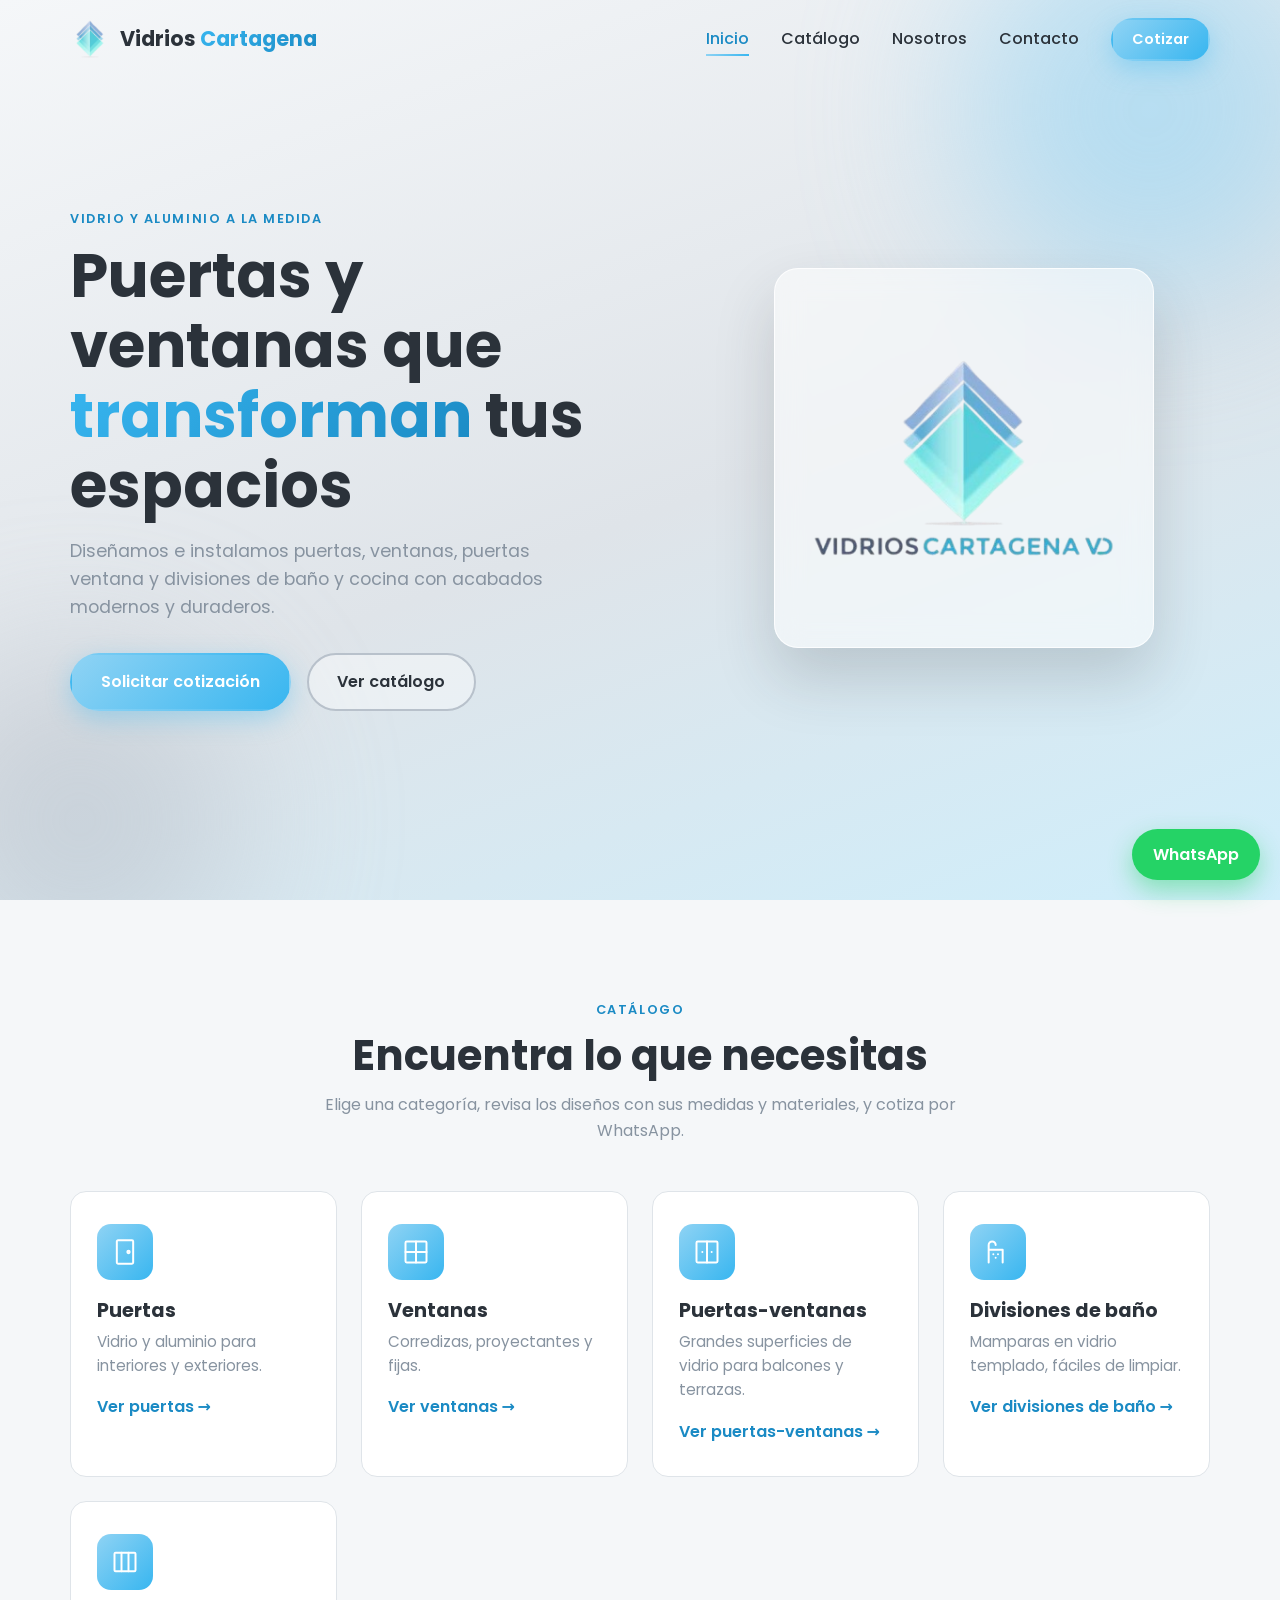
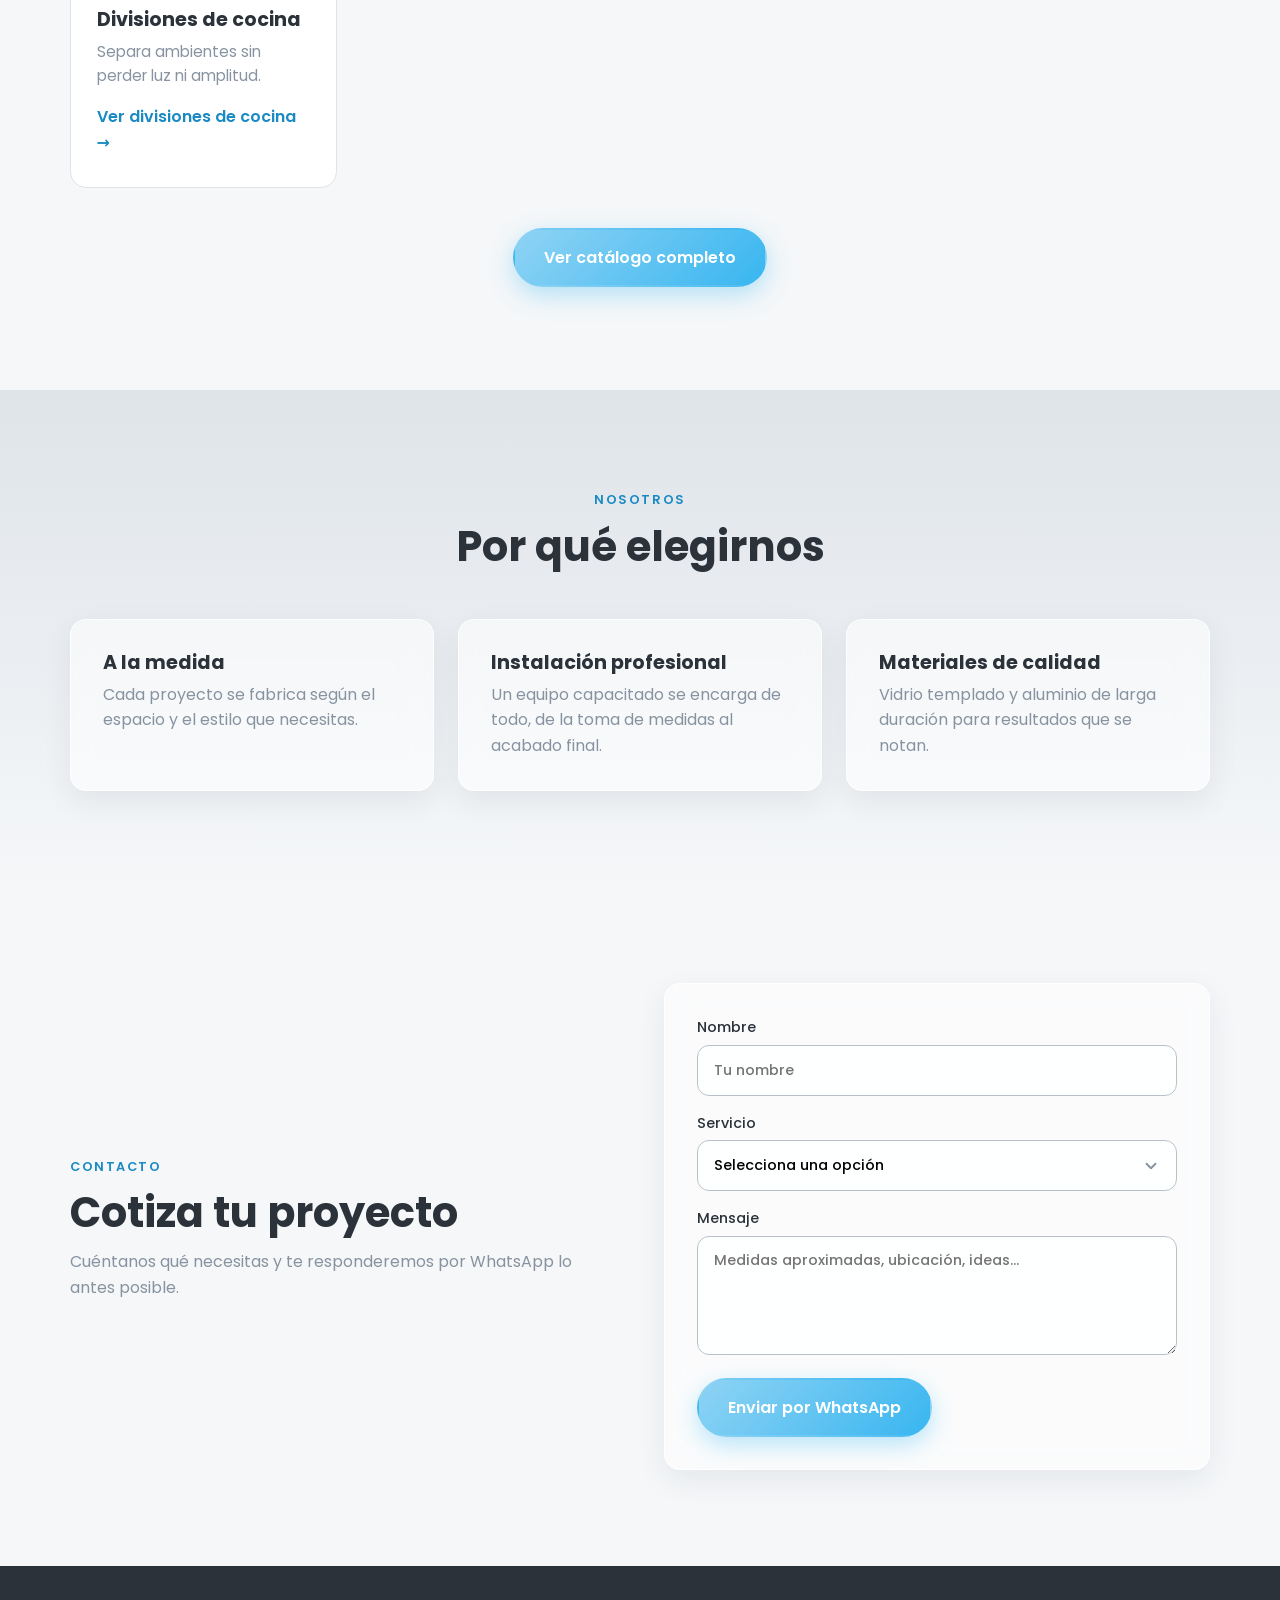
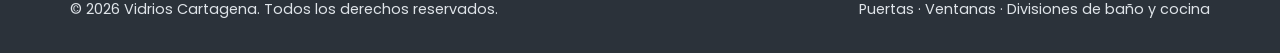
<file: index.html>
﻿<!DOCTYPE html>
<html lang="es">
<head>
  <meta charset="UTF-8">
  <meta name="viewport" content="width=device-width, initial-scale=1.0, viewport-fit=cover">
  <meta name="theme-color" content="#dfe4e9">
  <meta name="description" content="Vidrios Cartagena: puertas, ventanas, puertas ventana y divisiones de baño y cocina a la medida.">
  <title>Vidrios Cartagena | Puertas, ventanas y divisiones</title>
  <link rel="preconnect" href="https://fonts.googleapis.com">
  <link rel="preconnect" href="https://fonts.gstatic.com" crossorigin>
  <link href="https://fonts.googleapis.com/css2?family=Poppins:wght@400;500;600;700&display=swap" rel="stylesheet">
  <link rel="icon" type="image/png" href="assets/img/logo/favicon.png">
  <link rel="stylesheet" href="assets/css/main.css">
</head>
<body data-page="home">

  <div id="site-header"></div>

  <main>
    <section id="inicio" class="hero">
      <div class="blob blob-1"></div>
      <div class="blob blob-2"></div>
      <div class="container hero-inner">
        <div class="hero-text reveal">
          <span class="eyebrow">Vidrio y aluminio a la medida</span>
          <h1>Puertas y ventanas que <span class="gradient-text">transforman</span> tus espacios</h1>
          <p>Diseñamos e instalamos puertas, ventanas, puertas ventana y divisiones de baño y cocina con acabados modernos y duraderos.</p>
          <div class="hero-actions">
            <a href="#contacto" class="btn btn-primary">Solicitar cotización</a>
            <a href="catalogo.html" class="btn btn-ghost">Ver catálogo</a>
          </div>
        </div>
        <div class="hero-visual reveal" data-delay="150">
          <div class="pane pane-logo"><img src="assets/img/logo/logo.png" alt="Logo de Vidrios Cartagena" width="334" height="224"></div>
        </div>
      </div>
    </section>

    <section id="categorias">
      <div class="container">
        <div class="section-head reveal">
          <span class="eyebrow">Catálogo</span>
          <h2>Encuentra lo que necesitas</h2>
          <p>Elige una categoría, revisa los diseños con sus medidas y materiales, y cotiza por WhatsApp.</p>
        </div>
        <div class="cards">
          <a class="card reveal" href="catalogo.html?cat=puertas">
            <div class="icon"><svg viewBox="0 0 24 24"><rect x="5" y="2" width="14" height="20" rx="1"/><circle cx="15" cy="12" r="1"/></svg></div>
            <h3>Puertas</h3>
            <p>Vidrio y aluminio para interiores y exteriores.</p>
            <span class="card-link">Ver puertas →</span>
          </a>
          <a class="card reveal" data-delay="100" href="catalogo.html?cat=ventanas">
            <div class="icon"><svg viewBox="0 0 24 24"><rect x="3" y="3" width="18" height="18" rx="1"/><path d="M12 3v18M3 12h18"/></svg></div>
            <h3>Ventanas</h3>
            <p>Corredizas, proyectantes y fijas.</p>
            <span class="card-link">Ver ventanas →</span>
          </a>
          <a class="card reveal" data-delay="200" href="catalogo.html?cat=puertas-ventanas">
            <div class="icon"><svg viewBox="0 0 24 24"><rect x="3" y="3" width="18" height="18" rx="1"/><path d="M12 3v18M8 12h.01M16 12h.01"/></svg></div>
            <h3>Puertas-ventanas</h3>
            <p>Grandes superficies de vidrio para balcones y terrazas.</p>
            <span class="card-link">Ver puertas-ventanas →</span>
          </a>
          <a class="card reveal" data-delay="300" href="catalogo.html?cat=divisiones-bano">
            <div class="icon"><svg viewBox="0 0 24 24"><path d="M4 21V6a3 3 0 0 1 6 0M4 10h12v11M8 14v.01M12 14v.01M10 17v.01"/></svg></div>
            <h3>Divisiones de baño</h3>
            <p>Mamparas en vidrio templado, fáciles de limpiar.</p>
            <span class="card-link">Ver divisiones de baño →</span>
          </a>
          <a class="card reveal" data-delay="400" href="catalogo.html?cat=divisiones-cocina">
            <div class="icon"><svg viewBox="0 0 24 24"><rect x="3" y="4" width="18" height="16" rx="1"/><path d="M9 4v16M15 4v16"/></svg></div>
            <h3>Divisiones de cocina</h3>
            <p>Separa ambientes sin perder luz ni amplitud.</p>
            <span class="card-link">Ver divisiones de cocina →</span>
          </a>
        </div>
        <div class="center-cta reveal">
          <a href="catalogo.html" class="btn btn-primary">Ver catálogo completo</a>
        </div>
      </div>
    </section>

    <section id="nosotros" class="about">
      <div class="container">
        <div class="section-head reveal">
          <span class="eyebrow">Nosotros</span>
          <h2>Por qué elegirnos</h2>
        </div>
        <div class="features">
          <div class="glass-box reveal"><h3>A la medida</h3><p>Cada proyecto se fabrica según el espacio y el estilo que necesitas.</p></div>
          <div class="glass-box reveal" data-delay="100"><h3>Instalación profesional</h3><p>Un equipo capacitado se encarga de todo, de la toma de medidas al acabado final.</p></div>
          <div class="glass-box reveal" data-delay="200"><h3>Materiales de calidad</h3><p>Vidrio templado y aluminio de larga duración para resultados que se notan.</p></div>
        </div>
      </div>
    </section>

    <section id="contacto">
      <div class="container contact-grid">
        <div class="reveal">
          <span class="eyebrow">Contacto</span>
          <h2>Cotiza tu proyecto</h2>
          <p class="muted">Cuéntanos qué necesitas y te responderemos por WhatsApp lo antes posible.</p>
        </div>
        <form id="form-contacto" class="glass-box reveal" data-delay="150">
          <label>Nombre<input type="text" name="nombre" required placeholder="Tu nombre"></label>
          <label>Servicio
            <select name="servicio" required>
              <option value="">Selecciona una opción</option>
              <option>Puertas</option>
              <option>Ventanas</option>
              <option>Puertas ventana</option>
              <option>División de baño</option>
              <option>División de cocina</option>
            </select>
          </label>
          <label>Mensaje<textarea name="mensaje" rows="4" placeholder="Medidas aproximadas, ubicación, ideas..."></textarea></label>
          <button type="submit" class="btn btn-primary">Enviar por WhatsApp</button>
        </form>
      </div>
    </section>
  </main>

  <div id="site-footer"></div>

  <a href="https://wa.me/573000000000" class="wa-float" target="_blank" rel="noopener" aria-label="Escríbenos por WhatsApp">WhatsApp</a>

  <script src="assets/js/main.js" type="module"></script>
</body>
</html>
</file>
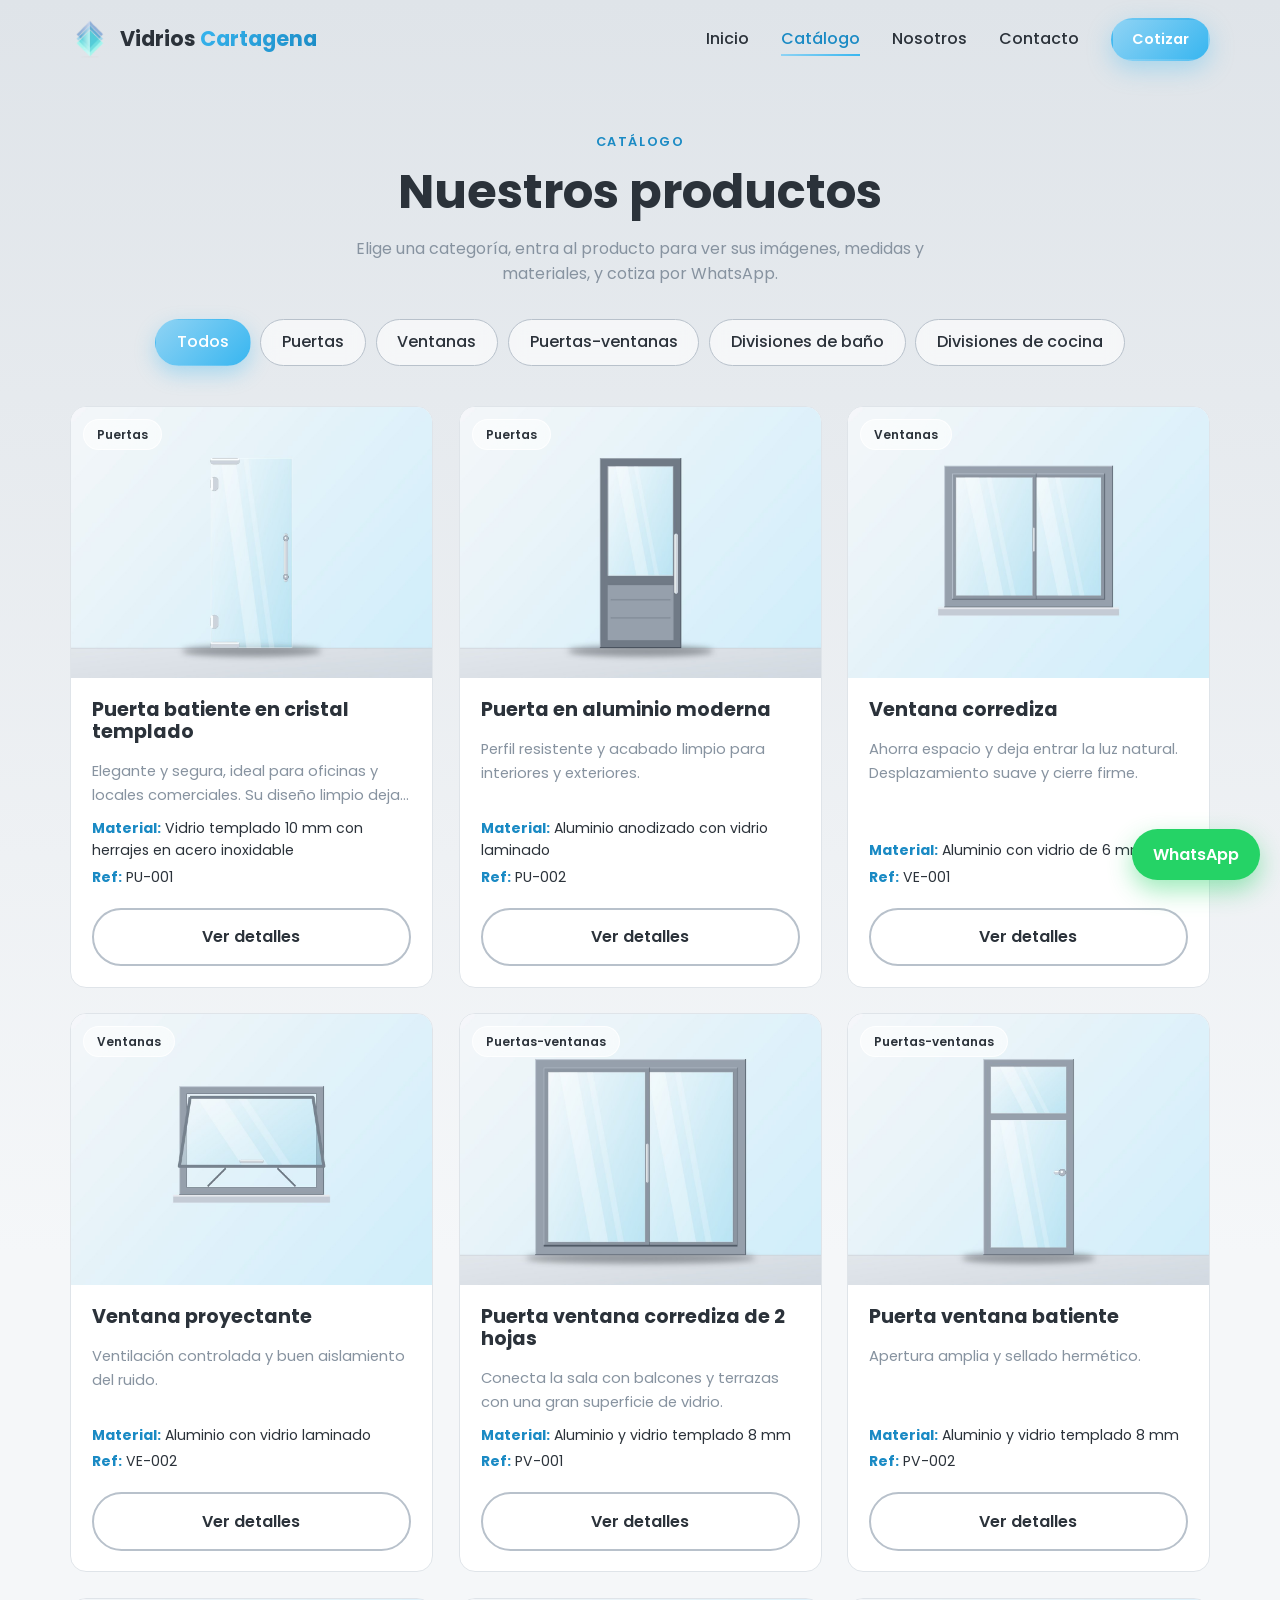
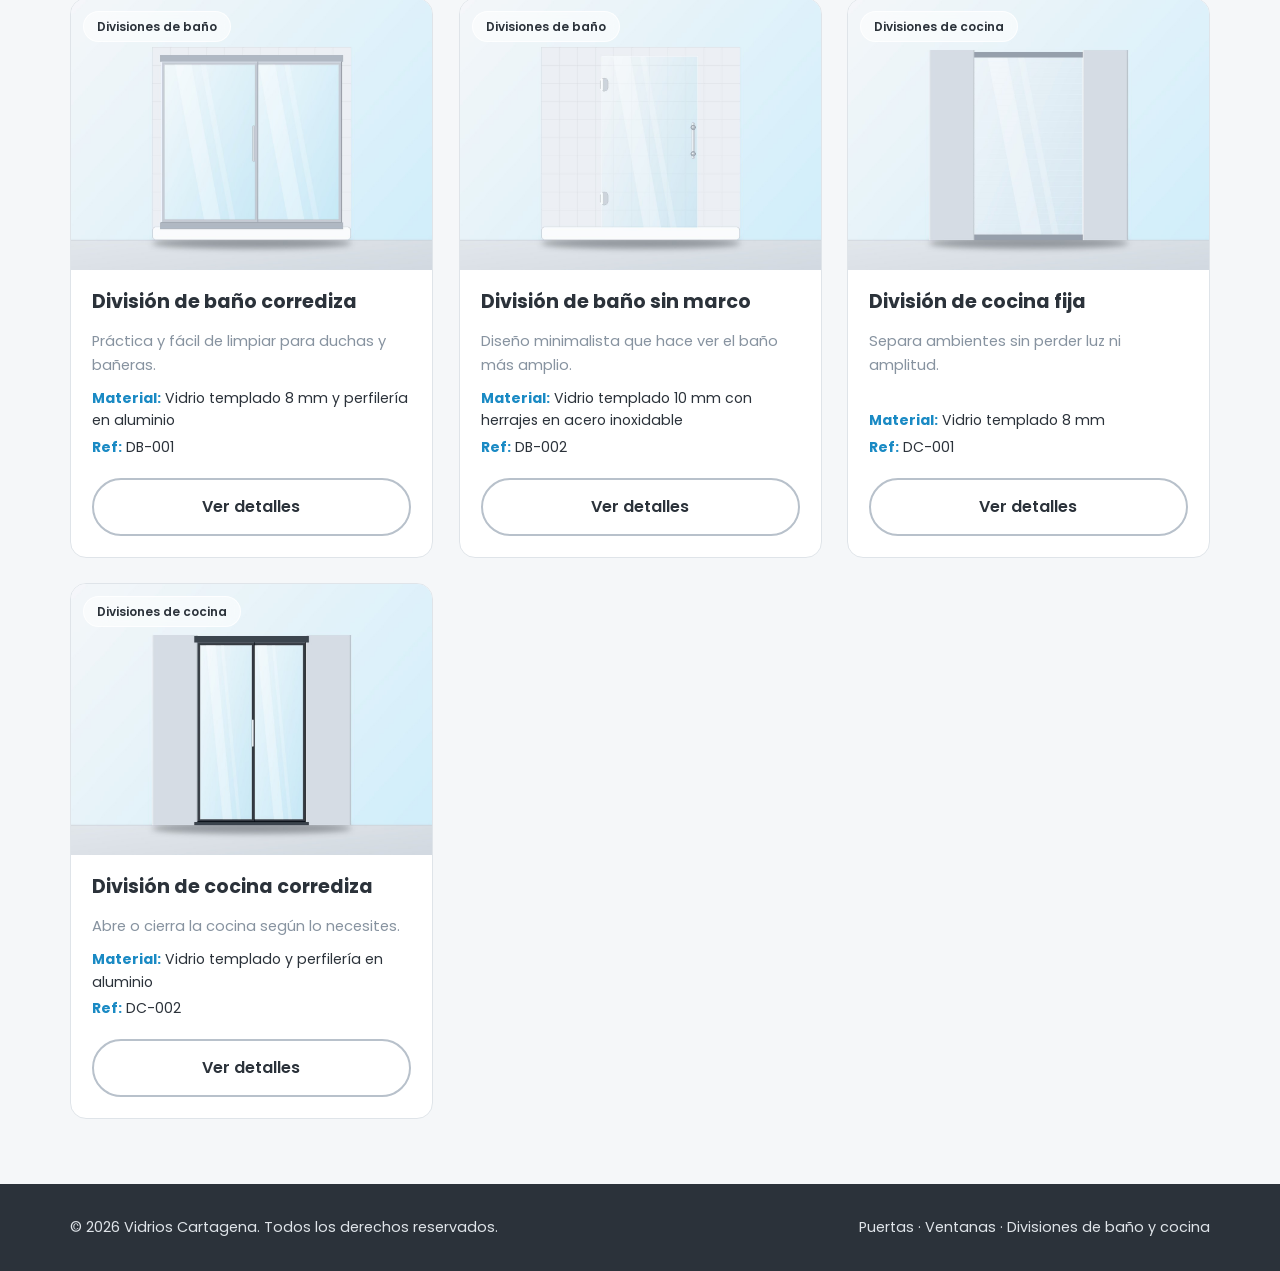
<file: catalogo.html>
﻿<!DOCTYPE html>
<html lang="es">
<head>
  <meta charset="UTF-8">
  <meta name="viewport" content="width=device-width, initial-scale=1.0, viewport-fit=cover">
  <meta name="theme-color" content="#dfe4e9">
  <meta name="description" content="Catálogo de puertas, ventanas, puertas ventana y divisiones de baño y cocina de Vidrios Cartagena.">
  <title>Catálogo | Vidrios Cartagena</title>
  <link rel="icon" type="image/png" href="assets/img/logo/favicon.png">
  <link rel="preconnect" href="https://fonts.googleapis.com">
  <link rel="preconnect" href="https://fonts.gstatic.com" crossorigin>
  <link href="https://fonts.googleapis.com/css2?family=Poppins:wght@400;500;600;700&display=swap" rel="stylesheet">
  <link rel="stylesheet" href="assets/css/main.css">
</head>
<body data-page="catalogo">
  <div id="site-header"></div>

  <main>
    <section class="page-top">
      <div class="container">
        <div class="section-head">
          <span class="eyebrow">Catálogo</span>
          <h1>Nuestros productos</h1>
          <p>Elige una categoría, entra al producto para ver sus imágenes, medidas y materiales, y cotiza por WhatsApp.</p>
        </div>
        <div class="filters" id="filtros" role="group" aria-label="Categorías"></div>
        <div class="products" id="productos"></div>
        <p class="empty" id="sin-resultados" hidden>Pronto agregaremos productos en esta categoría.</p>
      </div>
    </section>
  </main>

  <div id="site-footer"></div>
  <script src="assets/js/main.js" type="module"></script>
</body>
</html>
</file>
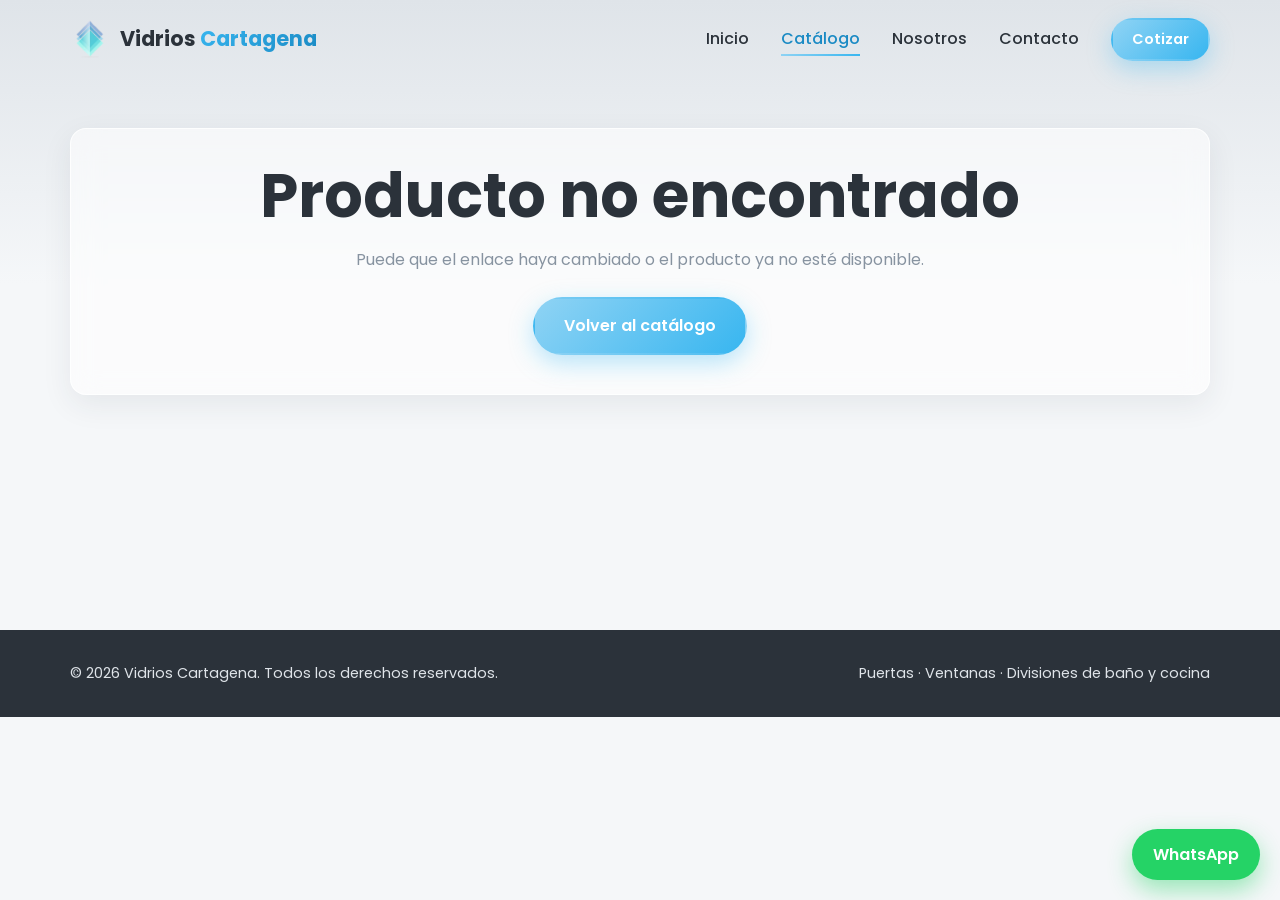
<file: producto.html>
﻿<!DOCTYPE html>
<html lang="es">
<head>
  <meta charset="UTF-8">
  <meta name="viewport" content="width=device-width, initial-scale=1.0, viewport-fit=cover">
  <meta name="theme-color" content="#dfe4e9">
  <meta name="description" content="Detalle del producto: imágenes, medidas, materiales y cotización por WhatsApp.">
  <title>Producto | Vidrios Cartagena</title>
  <link rel="icon" type="image/png" href="assets/img/logo/favicon.png">
  <link rel="preconnect" href="https://fonts.googleapis.com">
  <link rel="preconnect" href="https://fonts.gstatic.com" crossorigin>
  <link href="https://fonts.googleapis.com/css2?family=Poppins:wght@400;500;600;700&display=swap" rel="stylesheet">
  <link rel="stylesheet" href="assets/css/main.css">
</head>
<body data-page="producto">
  <div id="site-header"></div>

  <main>
    <section class="page-top">
      <div class="container" id="producto"></div>
    </section>
  </main>

  <div id="site-footer"></div>
  <script src="assets/js/main.js" type="module"></script>
</body>
</html>
</file>
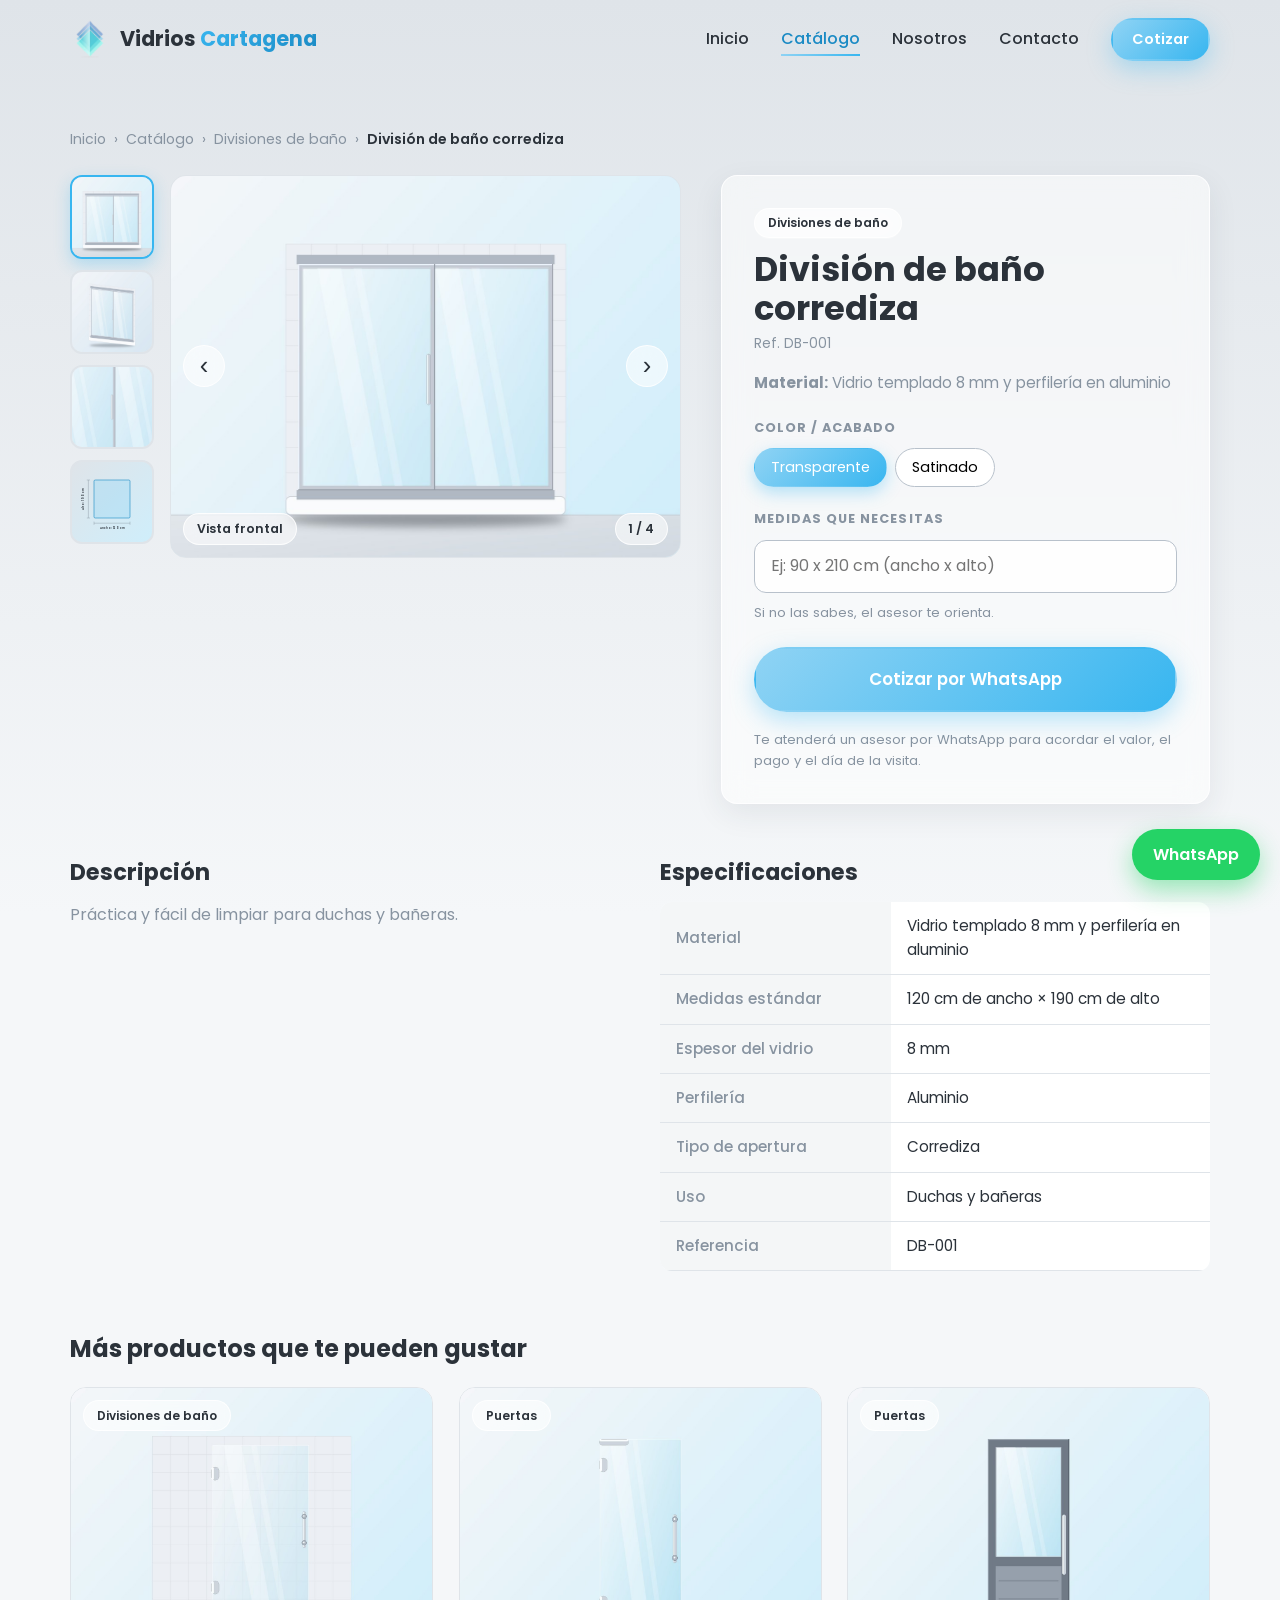
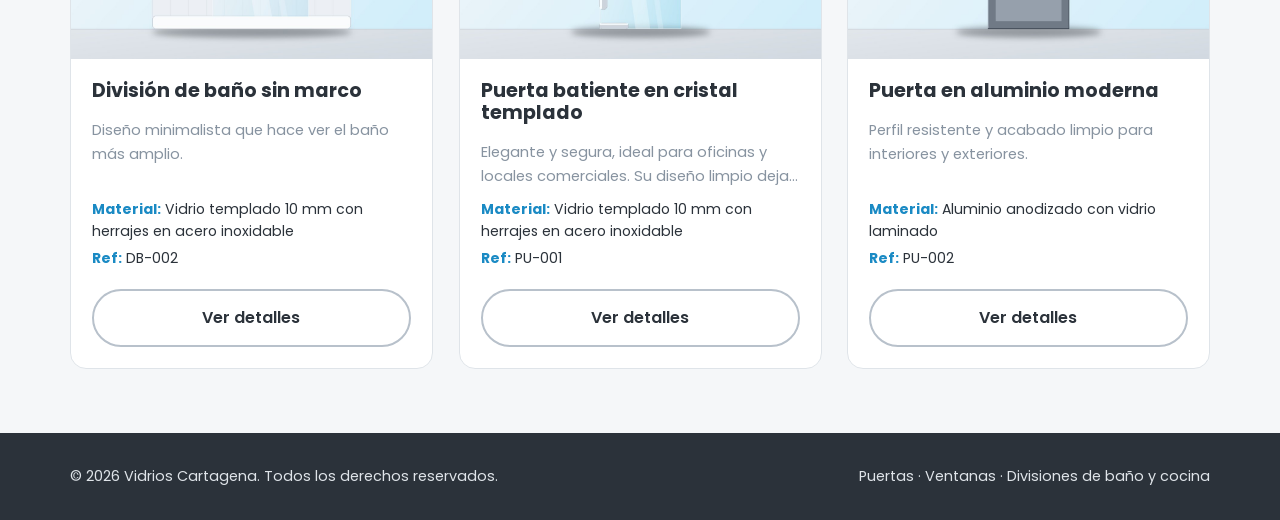
<file: p/DB-001.html>
<!DOCTYPE html>
<html lang="es">
<head>
  <meta charset="UTF-8">
  <meta name="viewport" content="width=device-width, initial-scale=1.0">
  <title>Divisi&#243;n de ba&#241;o corrediza | Vidrios Cartagena</title>
  <meta name="description" content="Vidrio templado 8 mm y perfiler&#237;a en aluminio &#183; Medidas: 120 cm x 190 cm &#183; Ref. DB-001">
  <link rel="canonical" href="https://TU-PROYECTO.pages.dev/p/DB-001.html">
  <link rel="icon" type="image/png" href="../assets/img/logo/favicon.png">

  <meta property="og:type" content="website">
  <meta property="og:site_name" content="Vidrios Cartagena">
  <meta property="og:locale" content="es_CO">
  <meta property="og:title" content="Divisi&#243;n de ba&#241;o corrediza | Vidrios Cartagena">
  <meta property="og:description" content="Vidrio templado 8 mm y perfiler&#237;a en aluminio &#183; Medidas: 120 cm x 190 cm &#183; Ref. DB-001">
  <meta property="og:url" content="https://TU-PROYECTO.pages.dev/p/DB-001.html">
  <meta property="og:image" content="https://TU-PROYECTO.pages.dev/assets/img/productos/db-001-frente.jpg">
  <meta property="og:image:alt" content="Divisi&#243;n de ba&#241;o corrediza">
  <meta name="twitter:card" content="summary_large_image">

  <script>location.replace("../producto.html?id=DB-001");</script>
</head>
<body>
  <p>Abriendo el producto… <a href="../producto.html?id=DB-001">Ver Divisi&#243;n de ba&#241;o corrediza</a></p>
</body>
</html>
</file>
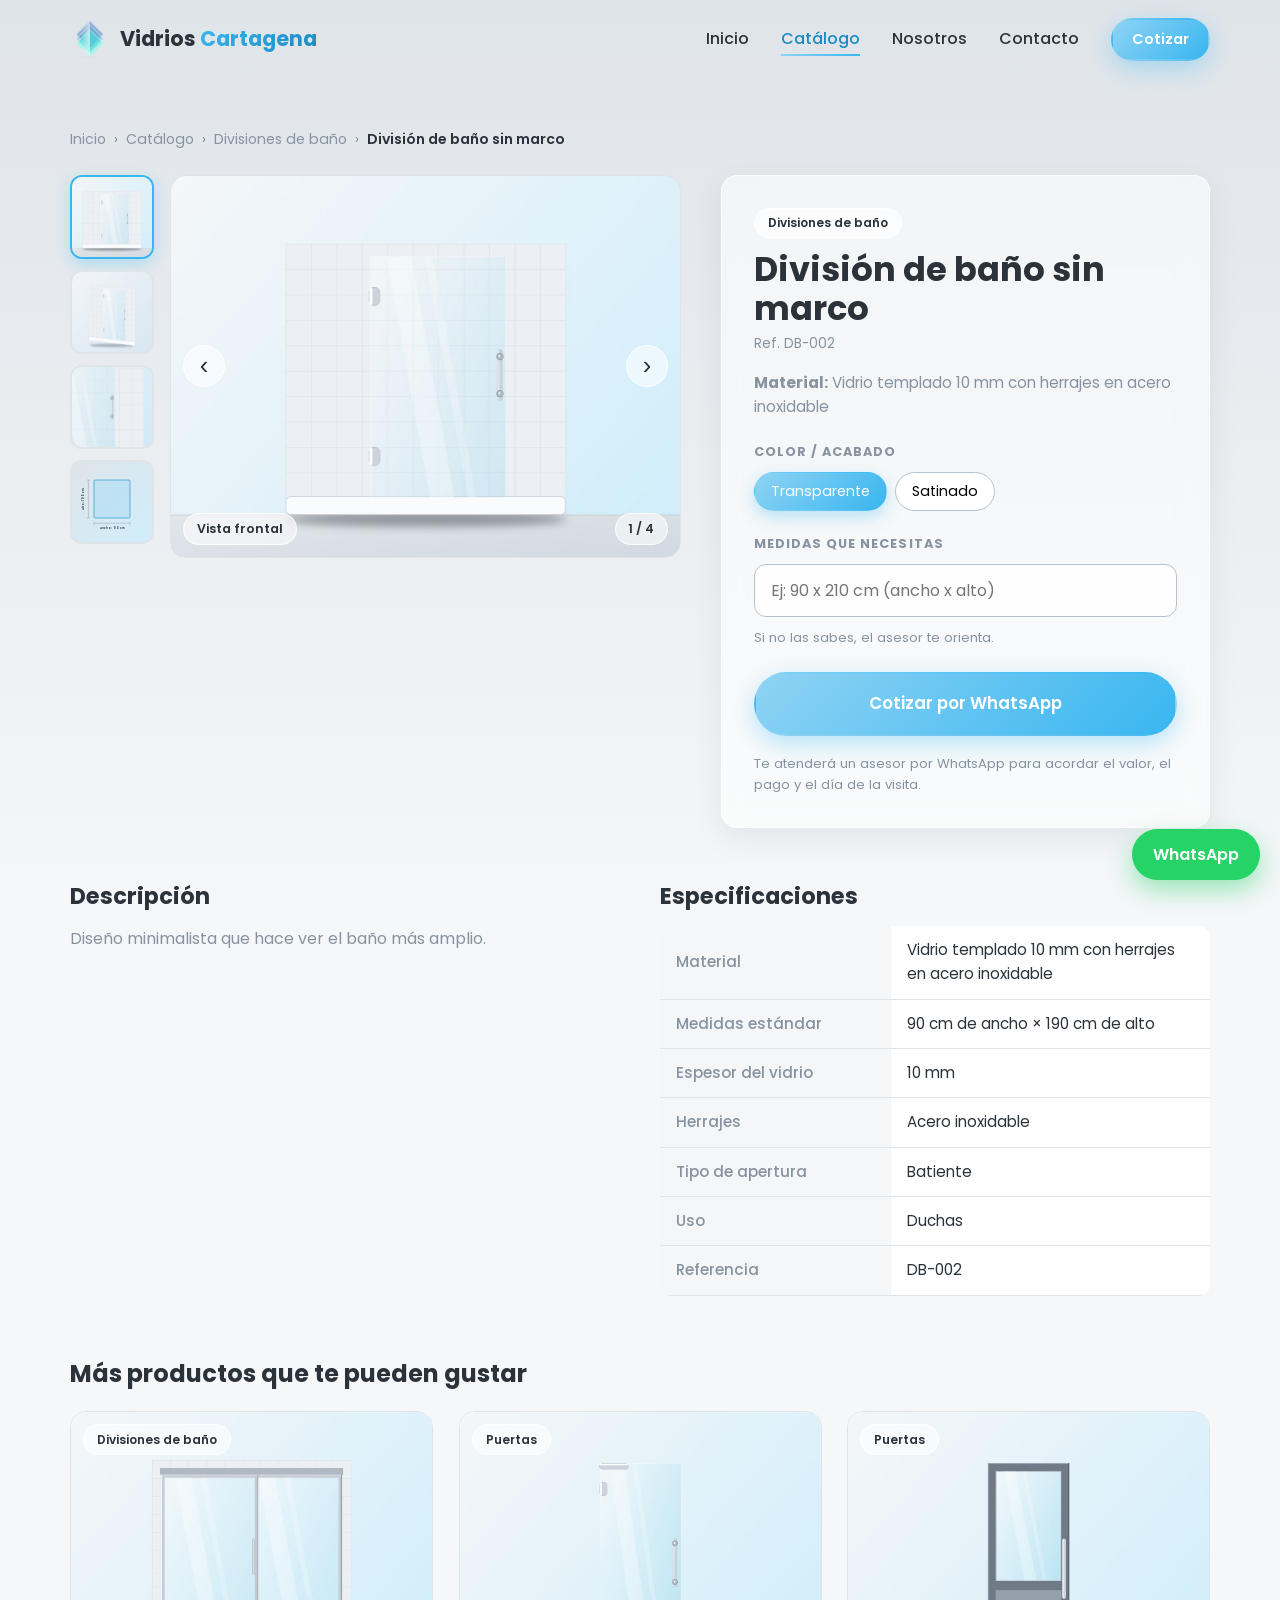
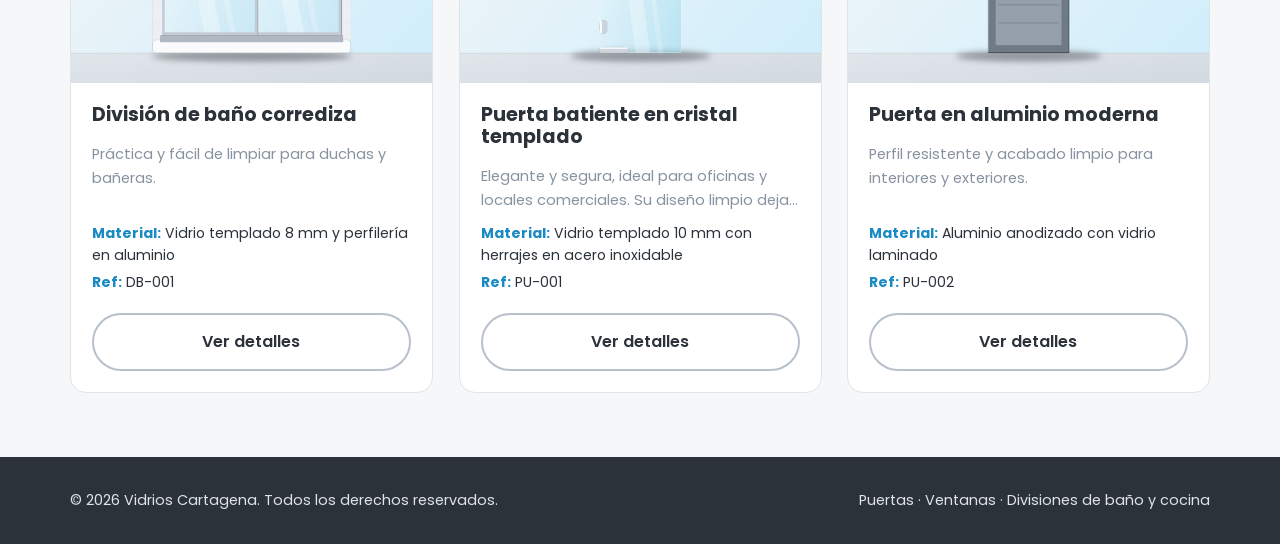
<file: p/DB-002.html>
<!DOCTYPE html>
<html lang="es">
<head>
  <meta charset="UTF-8">
  <meta name="viewport" content="width=device-width, initial-scale=1.0">
  <title>Divisi&#243;n de ba&#241;o sin marco | Vidrios Cartagena</title>
  <meta name="description" content="Vidrio templado 10 mm con herrajes en acero inoxidable &#183; Medidas: 90 cm x 190 cm &#183; Ref. DB-002">
  <link rel="canonical" href="https://TU-PROYECTO.pages.dev/p/DB-002.html">
  <link rel="icon" type="image/png" href="../assets/img/logo/favicon.png">

  <meta property="og:type" content="website">
  <meta property="og:site_name" content="Vidrios Cartagena">
  <meta property="og:locale" content="es_CO">
  <meta property="og:title" content="Divisi&#243;n de ba&#241;o sin marco | Vidrios Cartagena">
  <meta property="og:description" content="Vidrio templado 10 mm con herrajes en acero inoxidable &#183; Medidas: 90 cm x 190 cm &#183; Ref. DB-002">
  <meta property="og:url" content="https://TU-PROYECTO.pages.dev/p/DB-002.html">
  <meta property="og:image" content="https://TU-PROYECTO.pages.dev/assets/img/productos/db-002-frente.jpg">
  <meta property="og:image:alt" content="Divisi&#243;n de ba&#241;o sin marco">
  <meta name="twitter:card" content="summary_large_image">

  <script>location.replace("../producto.html?id=DB-002");</script>
</head>
<body>
  <p>Abriendo el producto… <a href="../producto.html?id=DB-002">Ver Divisi&#243;n de ba&#241;o sin marco</a></p>
</body>
</html>
</file>
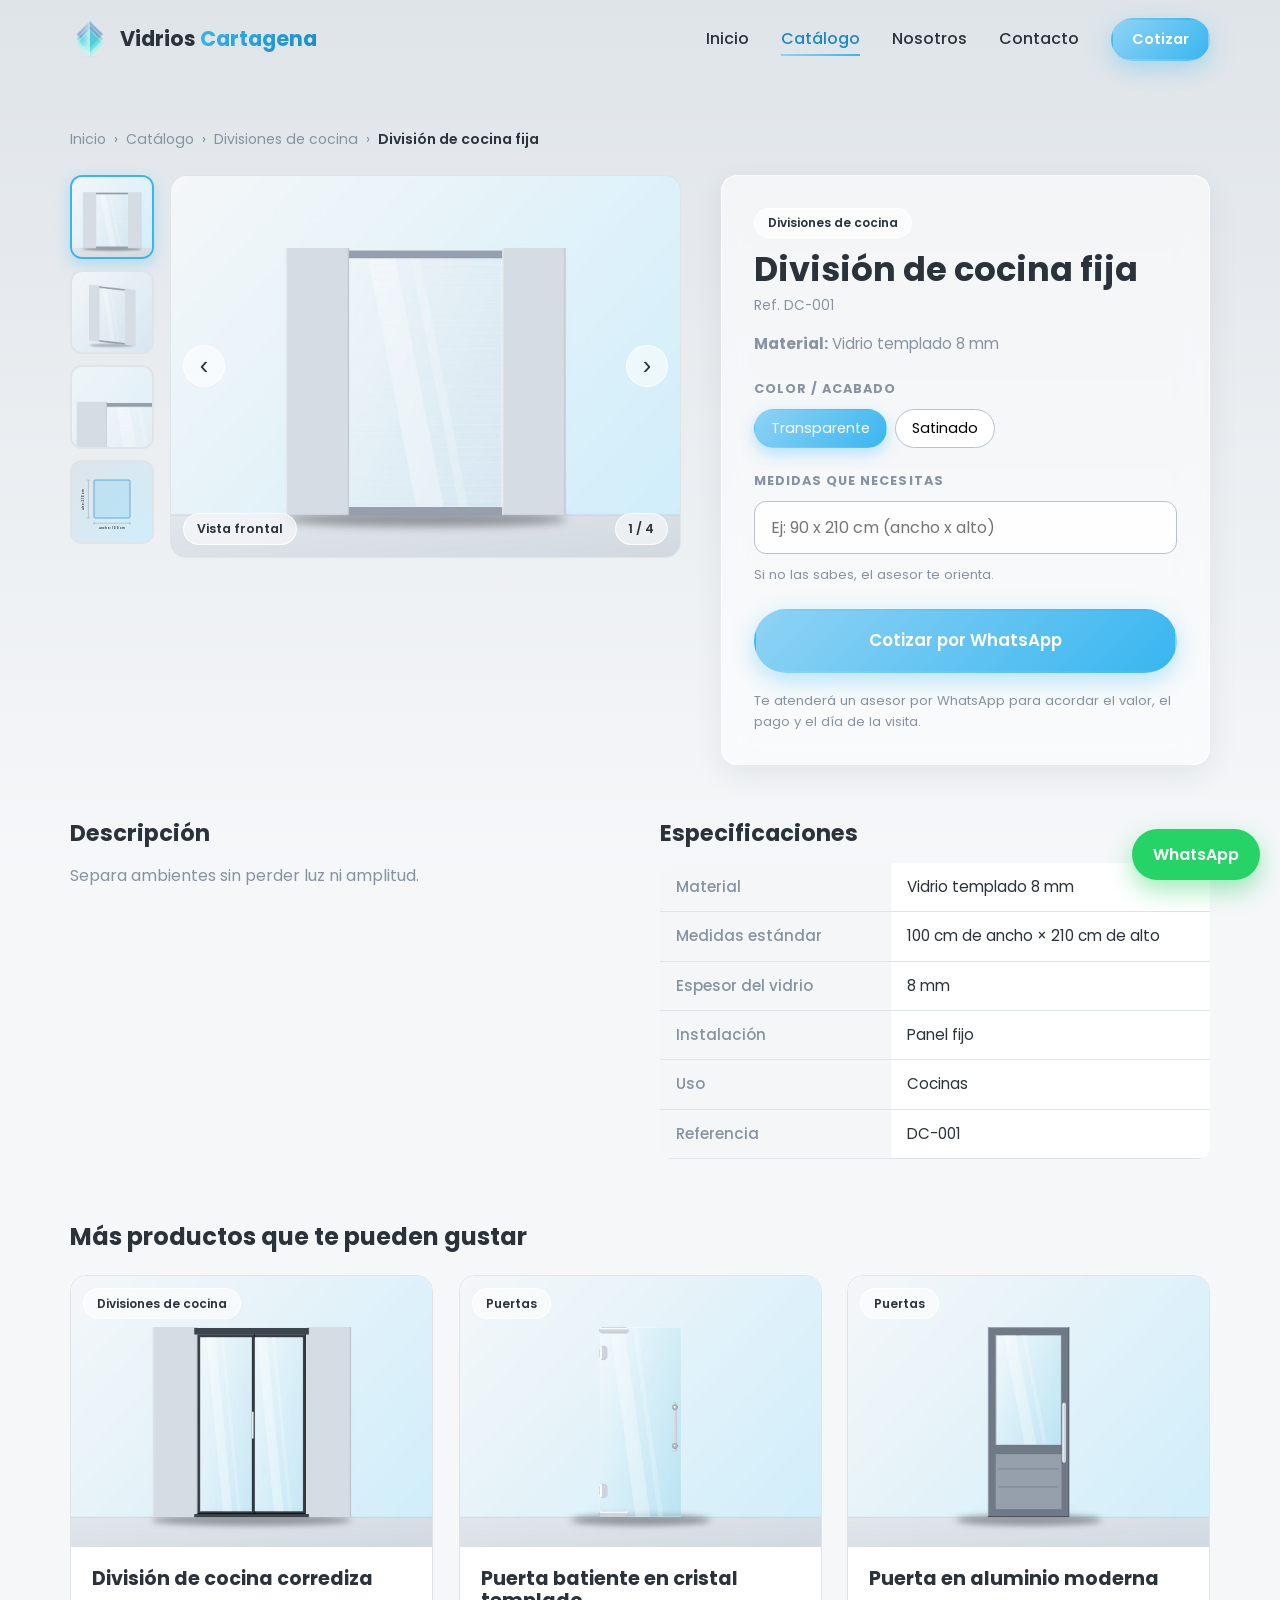
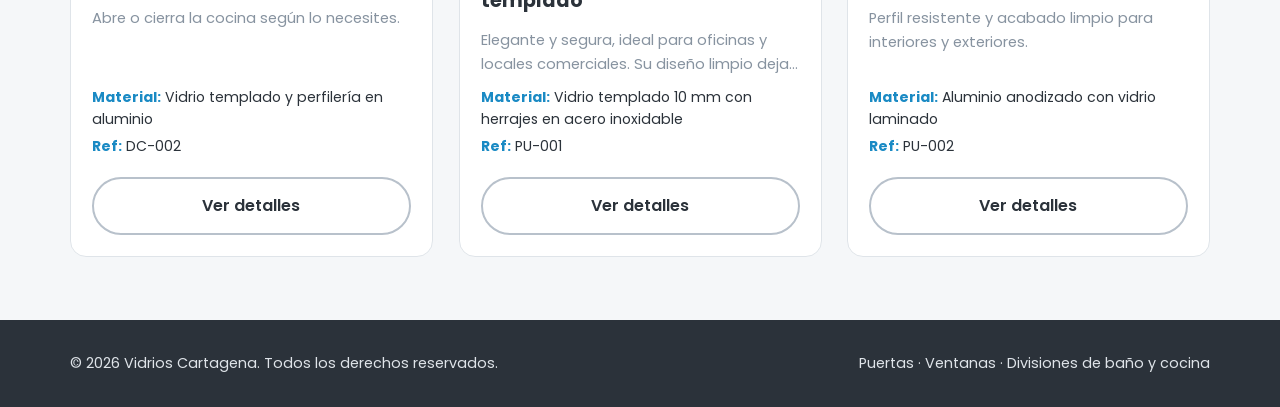
<file: p/DC-001.html>
<!DOCTYPE html>
<html lang="es">
<head>
  <meta charset="UTF-8">
  <meta name="viewport" content="width=device-width, initial-scale=1.0">
  <title>Divisi&#243;n de cocina fija | Vidrios Cartagena</title>
  <meta name="description" content="Vidrio templado 8 mm &#183; Medidas: 100 cm x 210 cm &#183; Ref. DC-001">
  <link rel="canonical" href="https://TU-PROYECTO.pages.dev/p/DC-001.html">
  <link rel="icon" type="image/png" href="../assets/img/logo/favicon.png">

  <meta property="og:type" content="website">
  <meta property="og:site_name" content="Vidrios Cartagena">
  <meta property="og:locale" content="es_CO">
  <meta property="og:title" content="Divisi&#243;n de cocina fija | Vidrios Cartagena">
  <meta property="og:description" content="Vidrio templado 8 mm &#183; Medidas: 100 cm x 210 cm &#183; Ref. DC-001">
  <meta property="og:url" content="https://TU-PROYECTO.pages.dev/p/DC-001.html">
  <meta property="og:image" content="https://TU-PROYECTO.pages.dev/assets/img/productos/dc-001-frente.jpg">
  <meta property="og:image:alt" content="Divisi&#243;n de cocina fija">
  <meta name="twitter:card" content="summary_large_image">

  <script>location.replace("../producto.html?id=DC-001");</script>
</head>
<body>
  <p>Abriendo el producto… <a href="../producto.html?id=DC-001">Ver Divisi&#243;n de cocina fija</a></p>
</body>
</html>
</file>
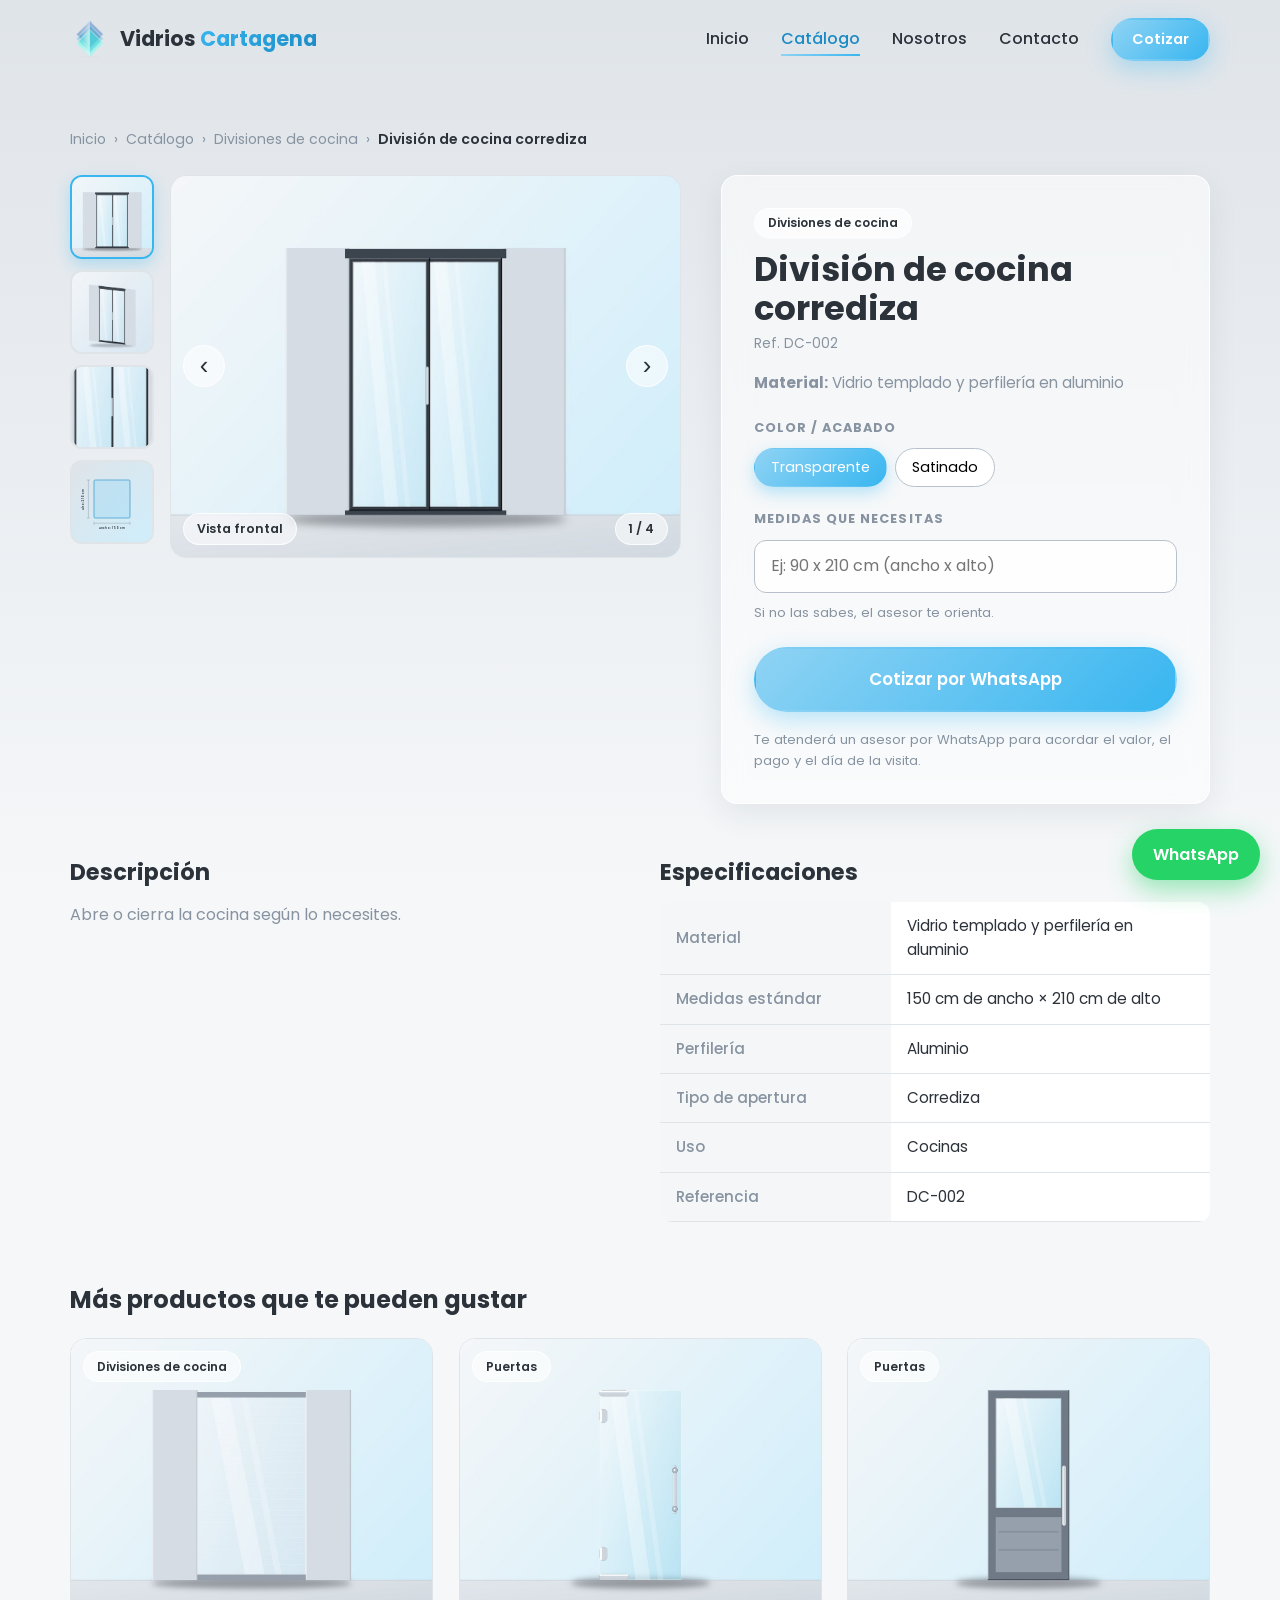
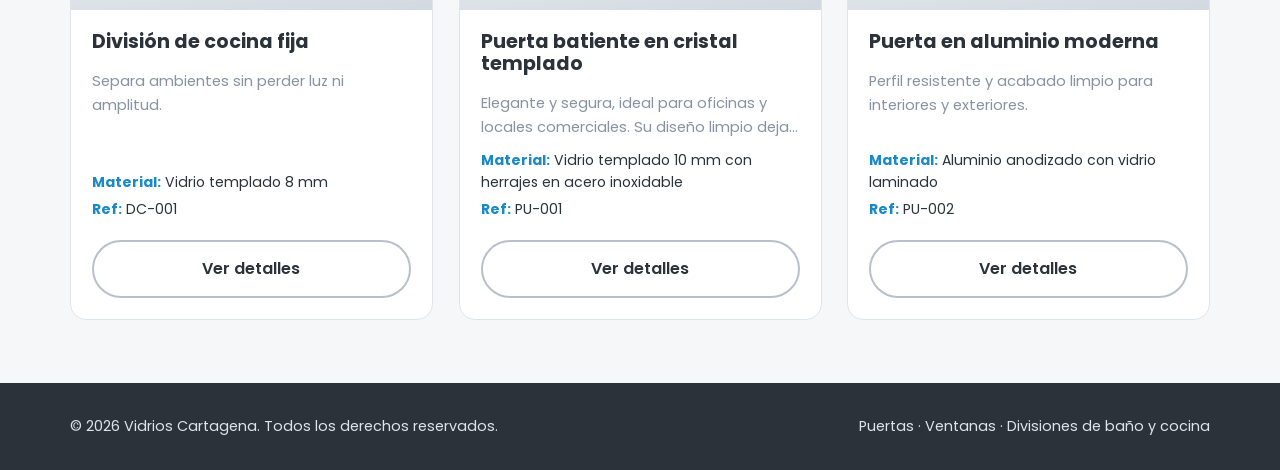
<file: p/DC-002.html>
<!DOCTYPE html>
<html lang="es">
<head>
  <meta charset="UTF-8">
  <meta name="viewport" content="width=device-width, initial-scale=1.0">
  <title>Divisi&#243;n de cocina corrediza | Vidrios Cartagena</title>
  <meta name="description" content="Vidrio templado y perfiler&#237;a en aluminio &#183; Medidas: 150 cm x 210 cm &#183; Ref. DC-002">
  <link rel="canonical" href="https://TU-PROYECTO.pages.dev/p/DC-002.html">
  <link rel="icon" type="image/png" href="../assets/img/logo/favicon.png">

  <meta property="og:type" content="website">
  <meta property="og:site_name" content="Vidrios Cartagena">
  <meta property="og:locale" content="es_CO">
  <meta property="og:title" content="Divisi&#243;n de cocina corrediza | Vidrios Cartagena">
  <meta property="og:description" content="Vidrio templado y perfiler&#237;a en aluminio &#183; Medidas: 150 cm x 210 cm &#183; Ref. DC-002">
  <meta property="og:url" content="https://TU-PROYECTO.pages.dev/p/DC-002.html">
  <meta property="og:image" content="https://TU-PROYECTO.pages.dev/assets/img/productos/dc-002-frente.jpg">
  <meta property="og:image:alt" content="Divisi&#243;n de cocina corrediza">
  <meta name="twitter:card" content="summary_large_image">

  <script>location.replace("../producto.html?id=DC-002");</script>
</head>
<body>
  <p>Abriendo el producto… <a href="../producto.html?id=DC-002">Ver Divisi&#243;n de cocina corrediza</a></p>
</body>
</html>
</file>
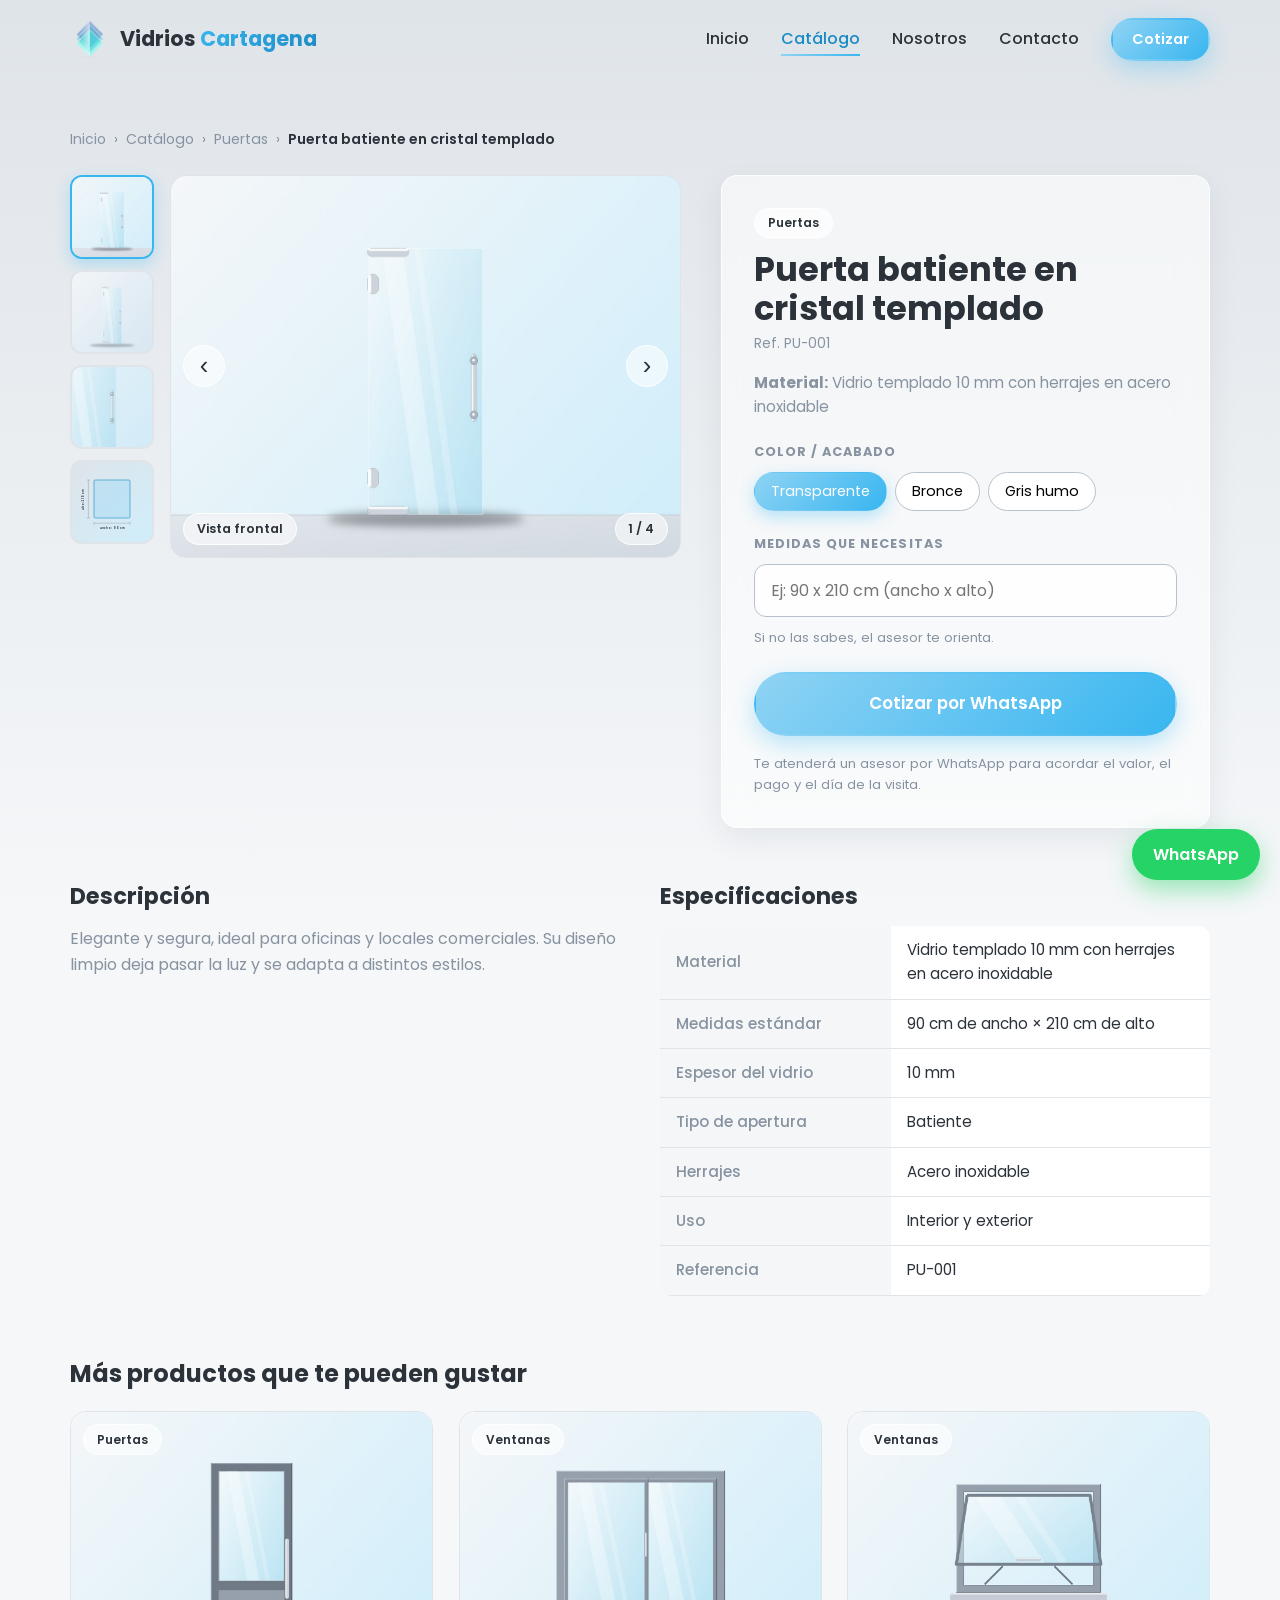
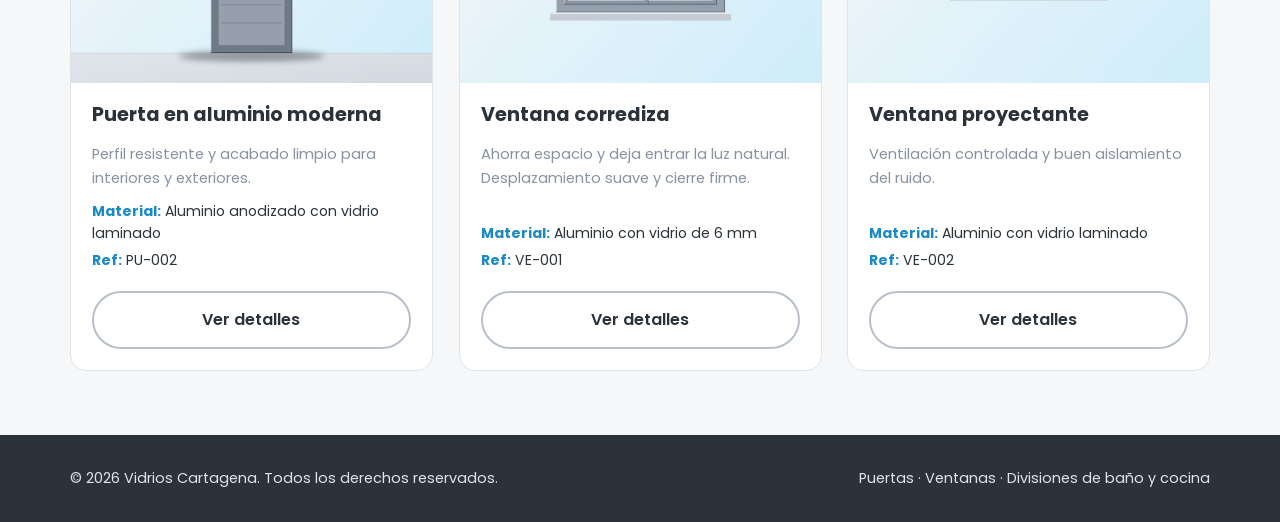
<file: p/PU-001.html>
<!DOCTYPE html>
<html lang="es">
<head>
  <meta charset="UTF-8">
  <meta name="viewport" content="width=device-width, initial-scale=1.0">
  <title>Puerta batiente en cristal templado | Vidrios Cartagena</title>
  <meta name="description" content="Vidrio templado 10 mm con herrajes en acero inoxidable &#183; Medidas: 90 cm x 210 cm &#183; Ref. PU-001">
  <link rel="canonical" href="https://TU-PROYECTO.pages.dev/p/PU-001.html">
  <link rel="icon" type="image/png" href="../assets/img/logo/favicon.png">

  <meta property="og:type" content="website">
  <meta property="og:site_name" content="Vidrios Cartagena">
  <meta property="og:locale" content="es_CO">
  <meta property="og:title" content="Puerta batiente en cristal templado | Vidrios Cartagena">
  <meta property="og:description" content="Vidrio templado 10 mm con herrajes en acero inoxidable &#183; Medidas: 90 cm x 210 cm &#183; Ref. PU-001">
  <meta property="og:url" content="https://TU-PROYECTO.pages.dev/p/PU-001.html">
  <meta property="og:image" content="https://TU-PROYECTO.pages.dev/assets/img/productos/pu-001-frente.jpg">
  <meta property="og:image:alt" content="Puerta batiente en cristal templado">
  <meta name="twitter:card" content="summary_large_image">

  <script>location.replace("../producto.html?id=PU-001");</script>
</head>
<body>
  <p>Abriendo el producto… <a href="../producto.html?id=PU-001">Ver Puerta batiente en cristal templado</a></p>
</body>
</html>
</file>
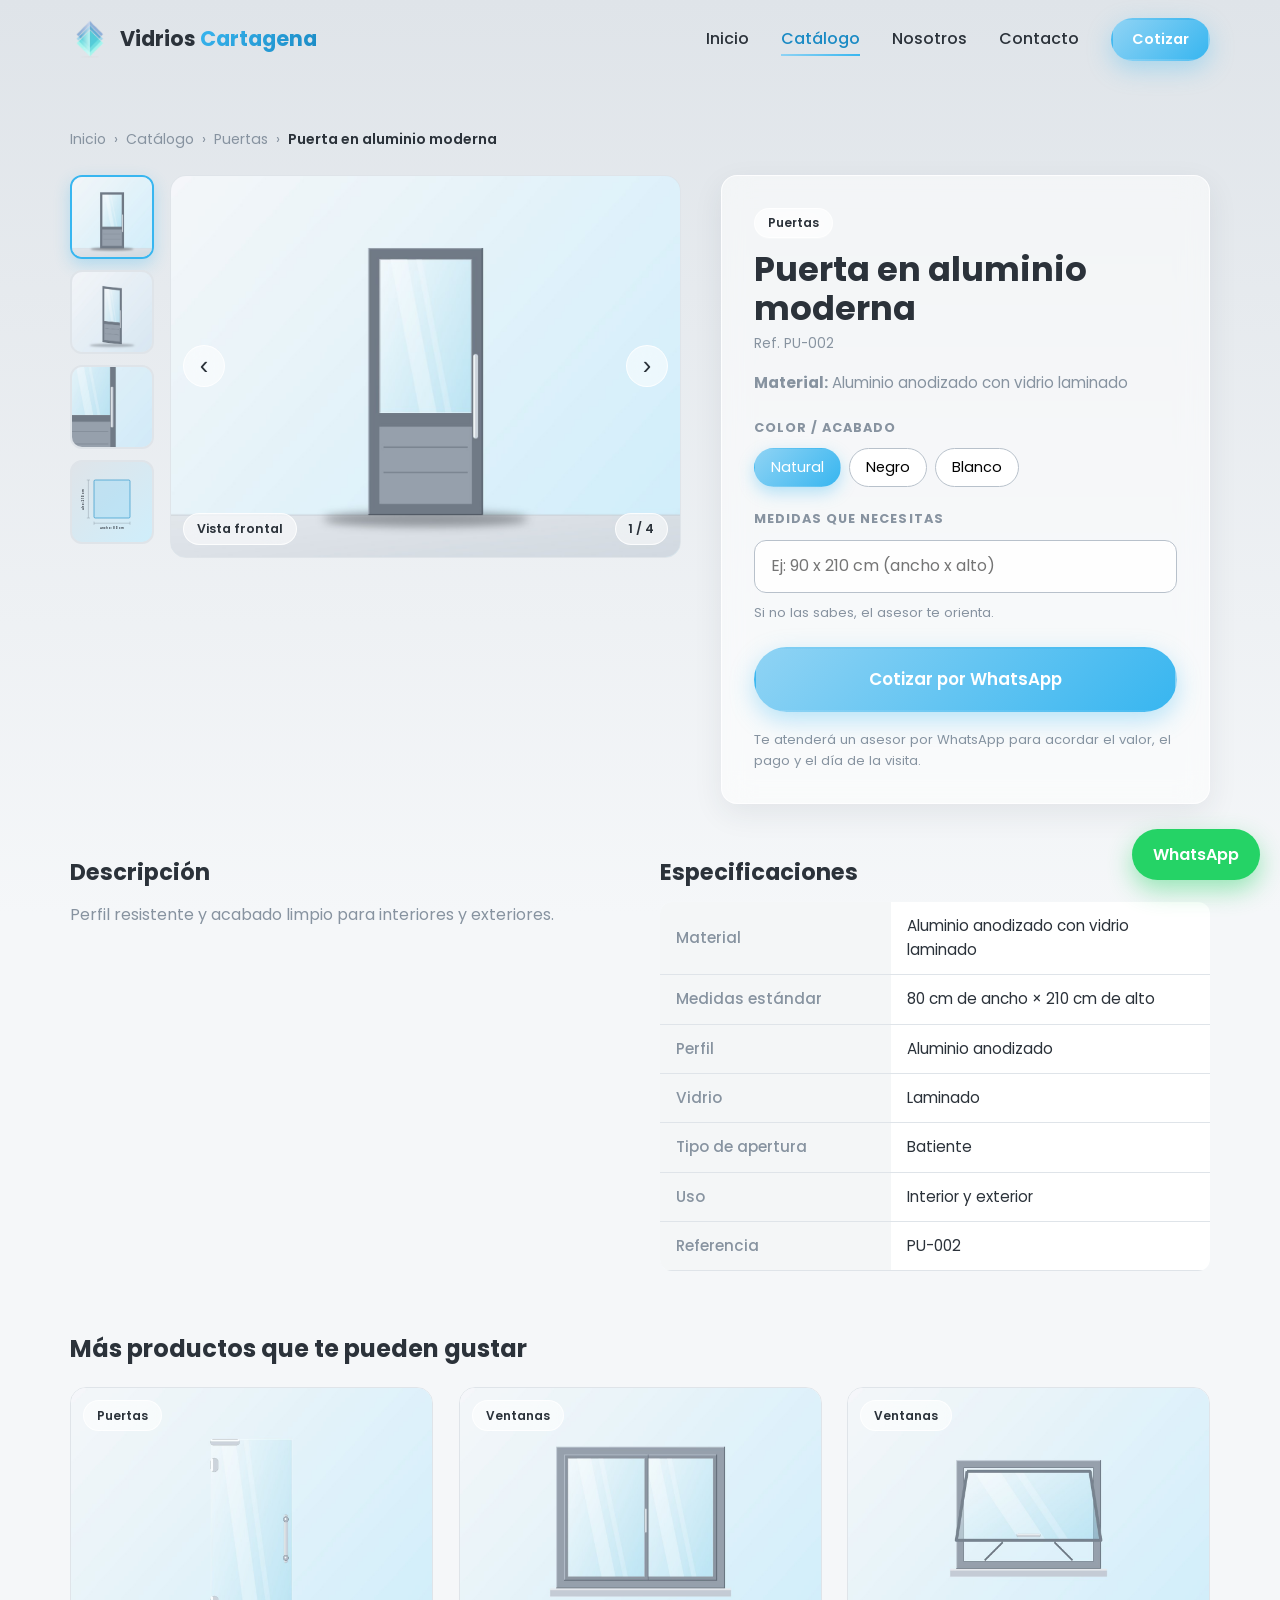
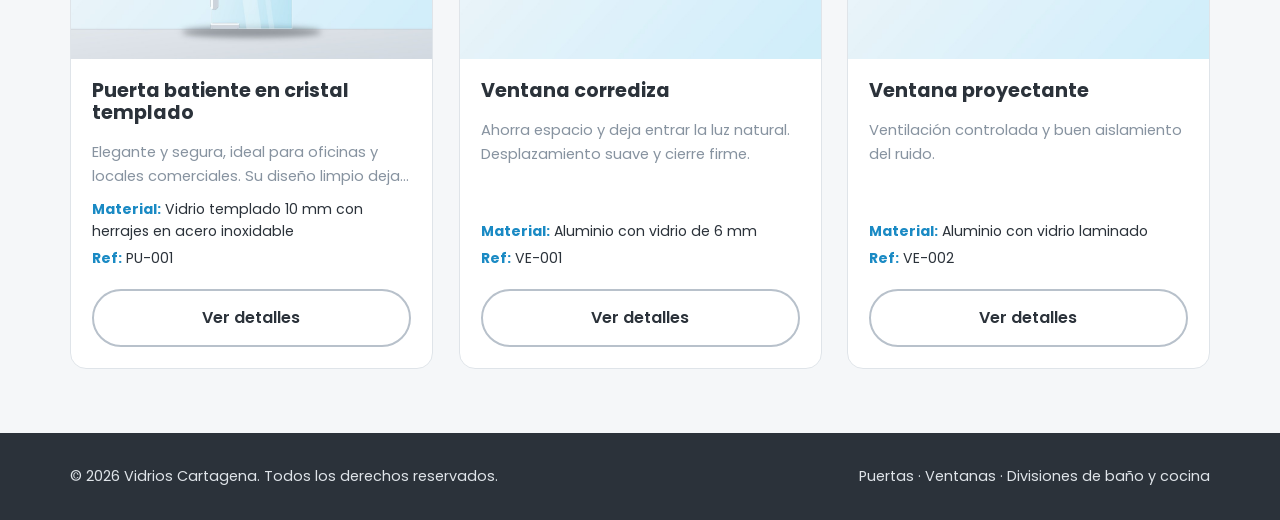
<file: p/PU-002.html>
<!DOCTYPE html>
<html lang="es">
<head>
  <meta charset="UTF-8">
  <meta name="viewport" content="width=device-width, initial-scale=1.0">
  <title>Puerta en aluminio moderna | Vidrios Cartagena</title>
  <meta name="description" content="Aluminio anodizado con vidrio laminado &#183; Medidas: 80 cm x 210 cm &#183; Ref. PU-002">
  <link rel="canonical" href="https://TU-PROYECTO.pages.dev/p/PU-002.html">
  <link rel="icon" type="image/png" href="../assets/img/logo/favicon.png">

  <meta property="og:type" content="website">
  <meta property="og:site_name" content="Vidrios Cartagena">
  <meta property="og:locale" content="es_CO">
  <meta property="og:title" content="Puerta en aluminio moderna | Vidrios Cartagena">
  <meta property="og:description" content="Aluminio anodizado con vidrio laminado &#183; Medidas: 80 cm x 210 cm &#183; Ref. PU-002">
  <meta property="og:url" content="https://TU-PROYECTO.pages.dev/p/PU-002.html">
  <meta property="og:image" content="https://TU-PROYECTO.pages.dev/assets/img/productos/pu-002-frente.jpg">
  <meta property="og:image:alt" content="Puerta en aluminio moderna">
  <meta name="twitter:card" content="summary_large_image">

  <script>location.replace("../producto.html?id=PU-002");</script>
</head>
<body>
  <p>Abriendo el producto… <a href="../producto.html?id=PU-002">Ver Puerta en aluminio moderna</a></p>
</body>
</html>
</file>
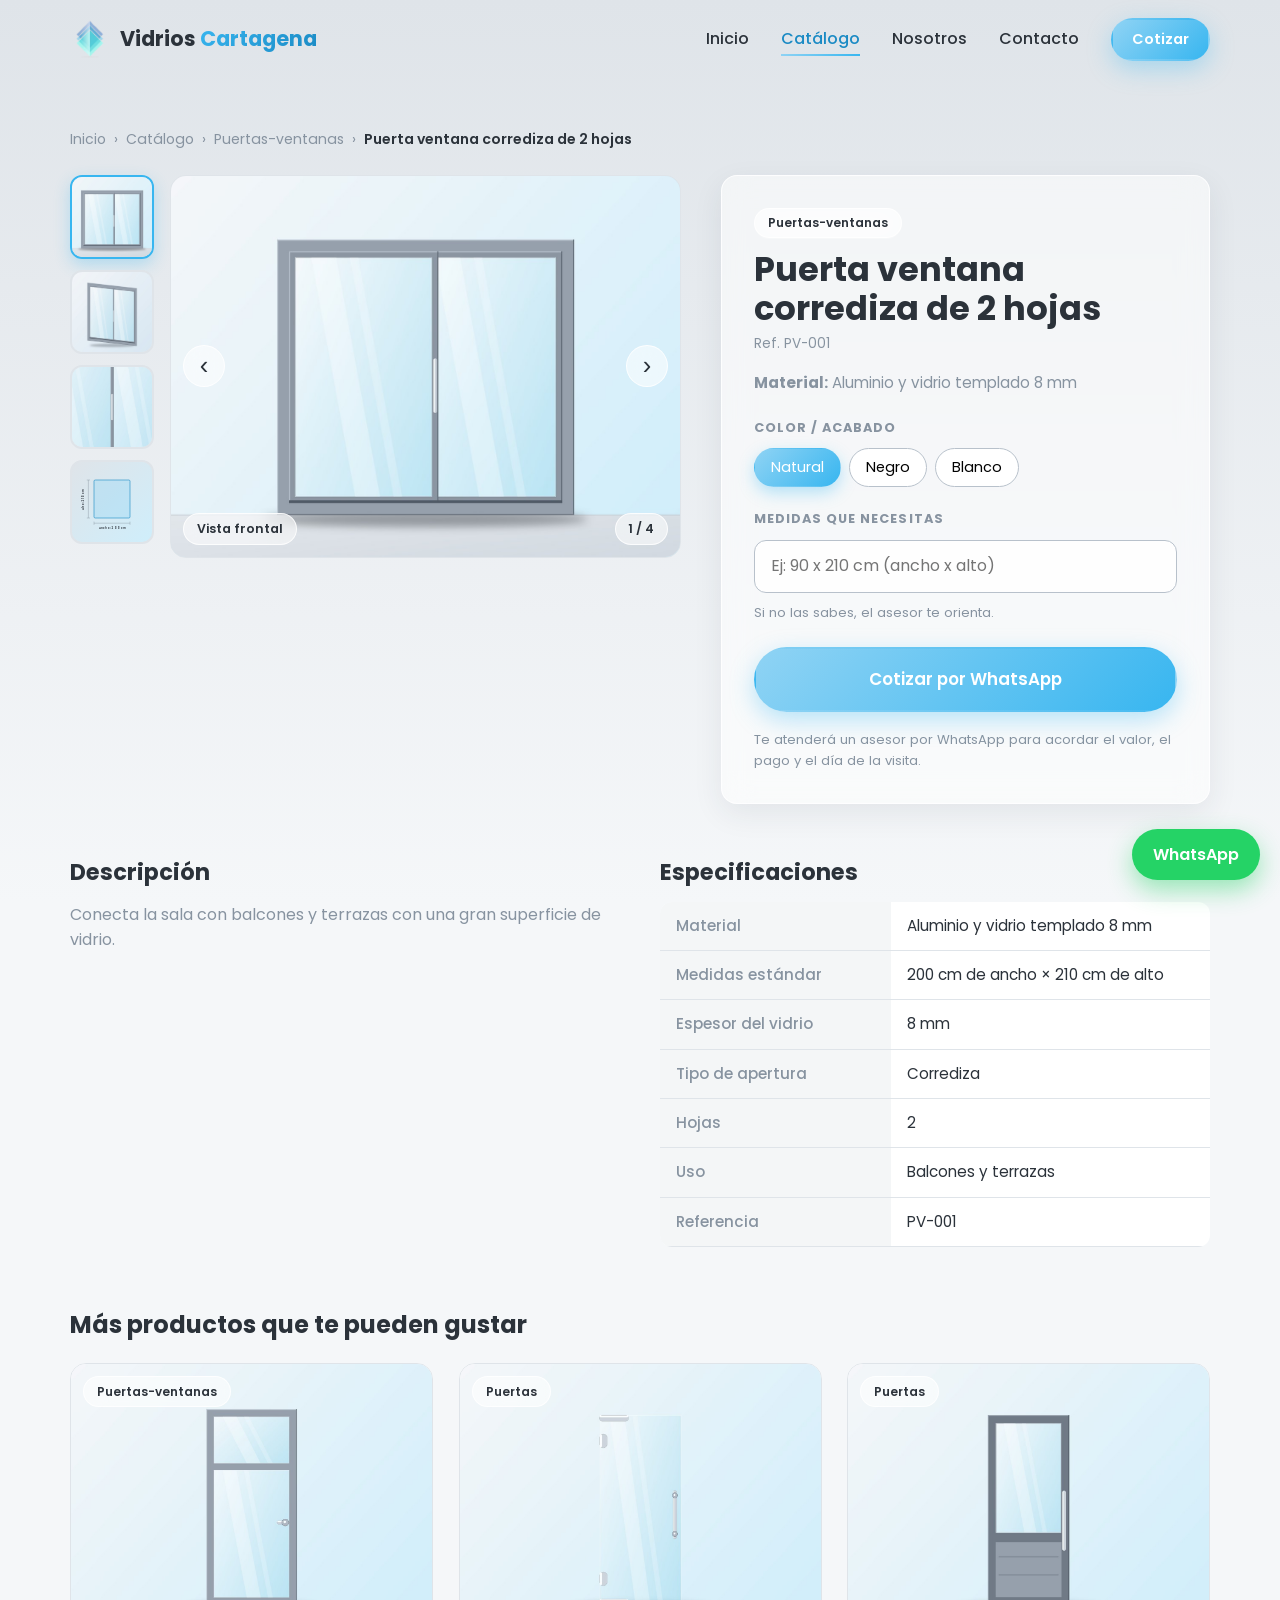
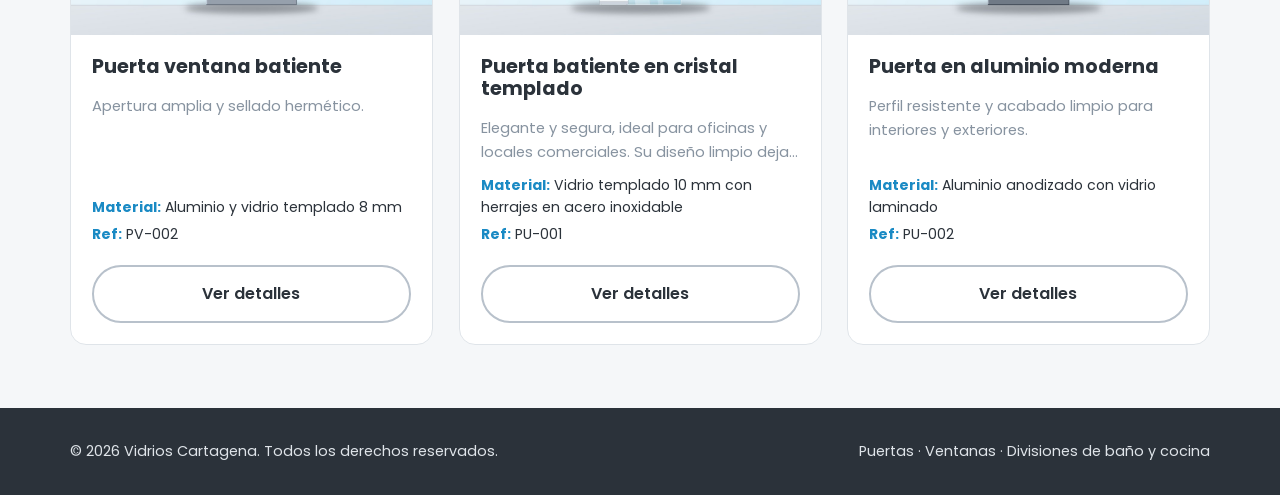
<file: p/PV-001.html>
<!DOCTYPE html>
<html lang="es">
<head>
  <meta charset="UTF-8">
  <meta name="viewport" content="width=device-width, initial-scale=1.0">
  <title>Puerta ventana corrediza de 2 hojas | Vidrios Cartagena</title>
  <meta name="description" content="Aluminio y vidrio templado 8 mm &#183; Medidas: 200 cm x 210 cm &#183; Ref. PV-001">
  <link rel="canonical" href="https://TU-PROYECTO.pages.dev/p/PV-001.html">
  <link rel="icon" type="image/png" href="../assets/img/logo/favicon.png">

  <meta property="og:type" content="website">
  <meta property="og:site_name" content="Vidrios Cartagena">
  <meta property="og:locale" content="es_CO">
  <meta property="og:title" content="Puerta ventana corrediza de 2 hojas | Vidrios Cartagena">
  <meta property="og:description" content="Aluminio y vidrio templado 8 mm &#183; Medidas: 200 cm x 210 cm &#183; Ref. PV-001">
  <meta property="og:url" content="https://TU-PROYECTO.pages.dev/p/PV-001.html">
  <meta property="og:image" content="https://TU-PROYECTO.pages.dev/assets/img/productos/pv-001-frente.jpg">
  <meta property="og:image:alt" content="Puerta ventana corrediza de 2 hojas">
  <meta name="twitter:card" content="summary_large_image">

  <script>location.replace("../producto.html?id=PV-001");</script>
</head>
<body>
  <p>Abriendo el producto… <a href="../producto.html?id=PV-001">Ver Puerta ventana corrediza de 2 hojas</a></p>
</body>
</html>
</file>
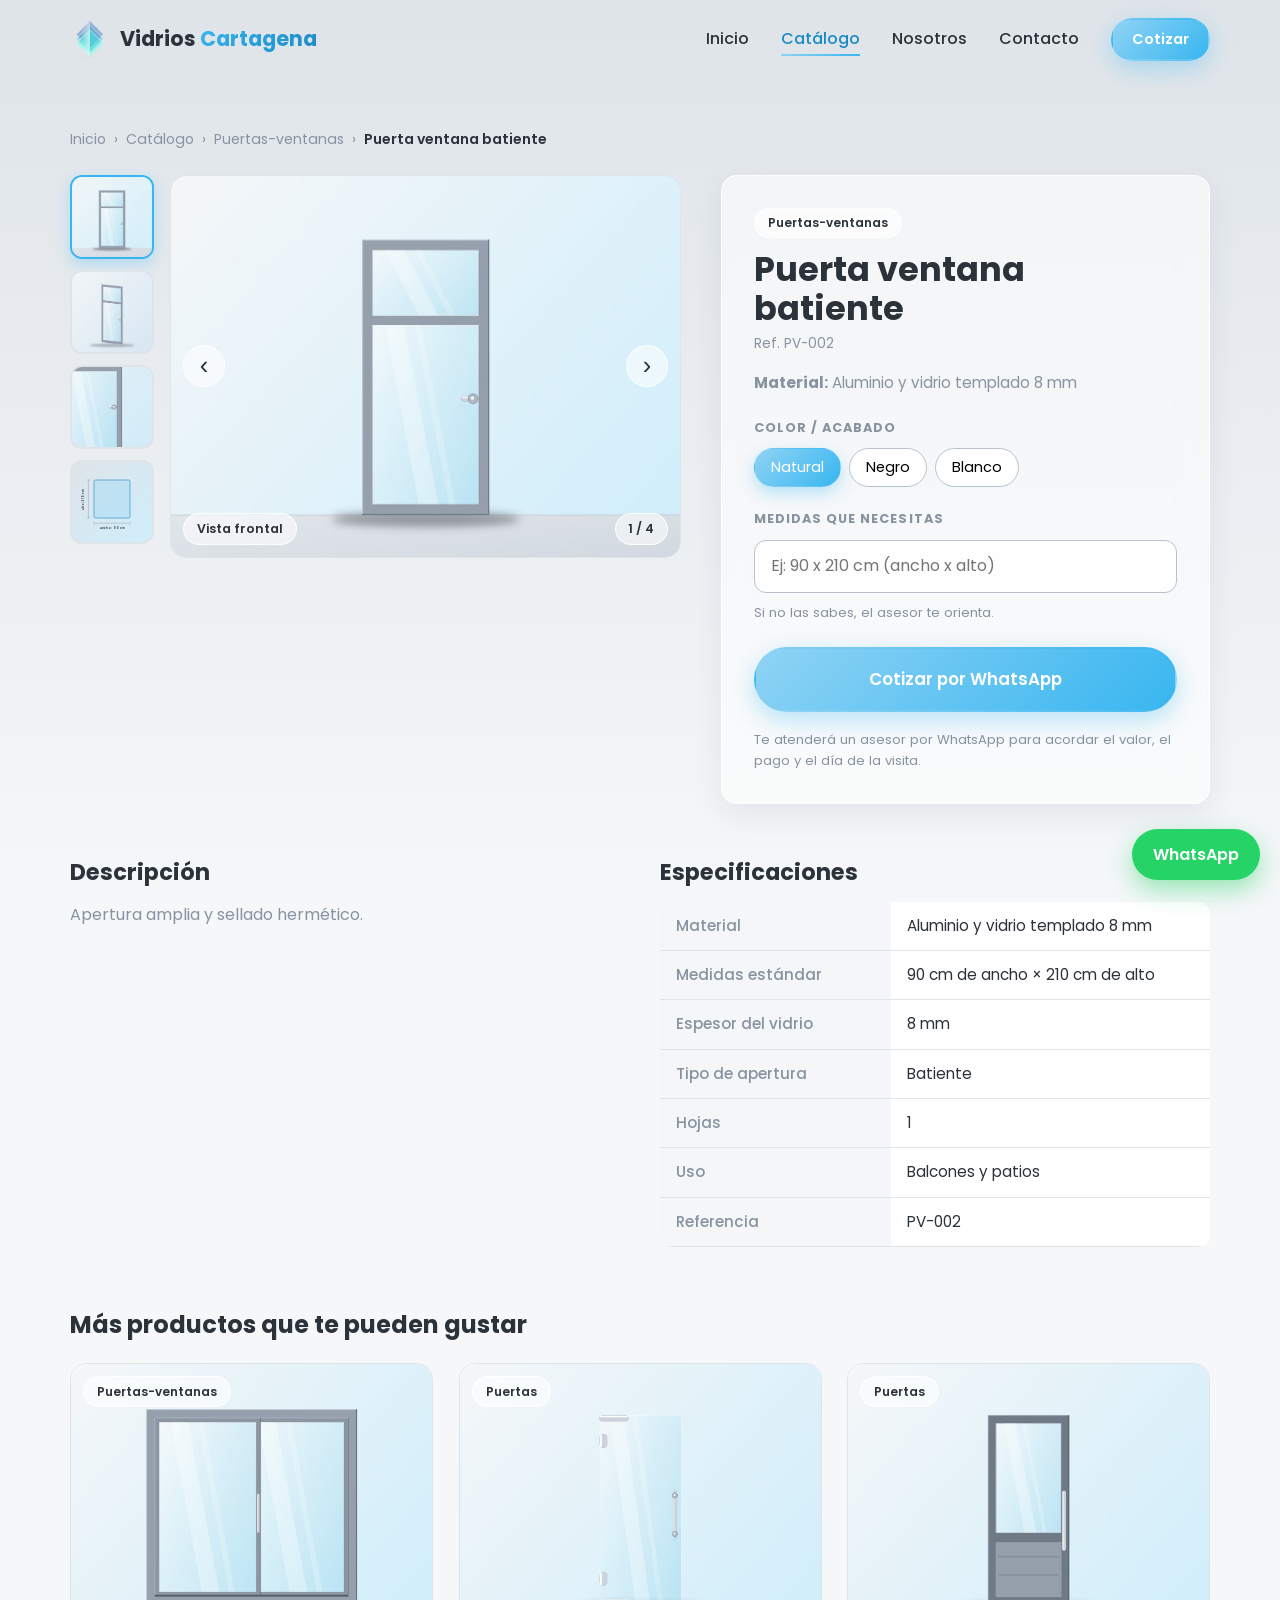
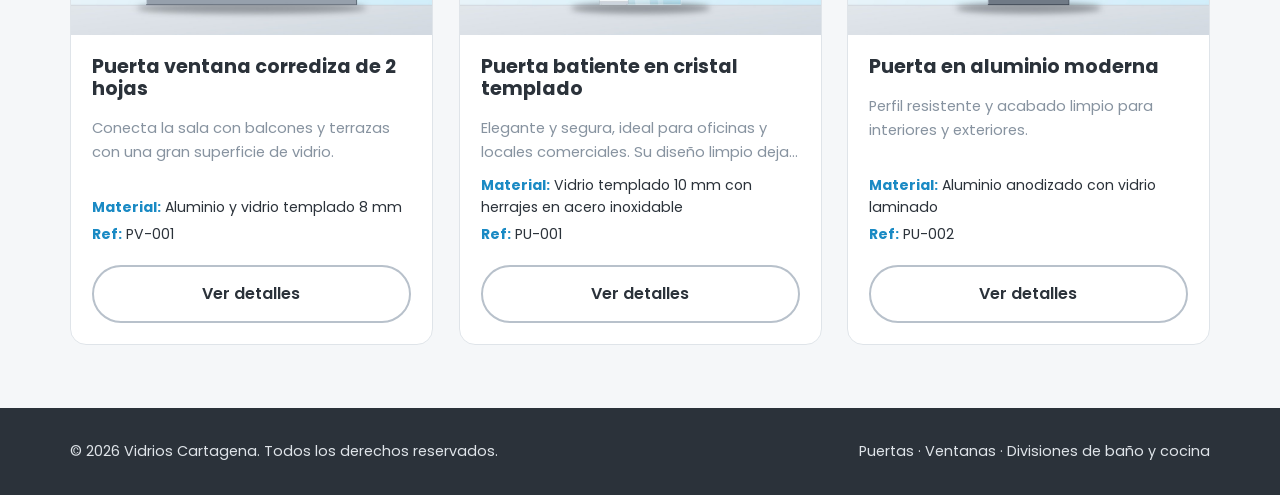
<file: p/PV-002.html>
<!DOCTYPE html>
<html lang="es">
<head>
  <meta charset="UTF-8">
  <meta name="viewport" content="width=device-width, initial-scale=1.0">
  <title>Puerta ventana batiente | Vidrios Cartagena</title>
  <meta name="description" content="Aluminio y vidrio templado 8 mm &#183; Medidas: 90 cm x 210 cm &#183; Ref. PV-002">
  <link rel="canonical" href="https://TU-PROYECTO.pages.dev/p/PV-002.html">
  <link rel="icon" type="image/png" href="../assets/img/logo/favicon.png">

  <meta property="og:type" content="website">
  <meta property="og:site_name" content="Vidrios Cartagena">
  <meta property="og:locale" content="es_CO">
  <meta property="og:title" content="Puerta ventana batiente | Vidrios Cartagena">
  <meta property="og:description" content="Aluminio y vidrio templado 8 mm &#183; Medidas: 90 cm x 210 cm &#183; Ref. PV-002">
  <meta property="og:url" content="https://TU-PROYECTO.pages.dev/p/PV-002.html">
  <meta property="og:image" content="https://TU-PROYECTO.pages.dev/assets/img/productos/pv-002-frente.jpg">
  <meta property="og:image:alt" content="Puerta ventana batiente">
  <meta name="twitter:card" content="summary_large_image">

  <script>location.replace("../producto.html?id=PV-002");</script>
</head>
<body>
  <p>Abriendo el producto… <a href="../producto.html?id=PV-002">Ver Puerta ventana batiente</a></p>
</body>
</html>
</file>
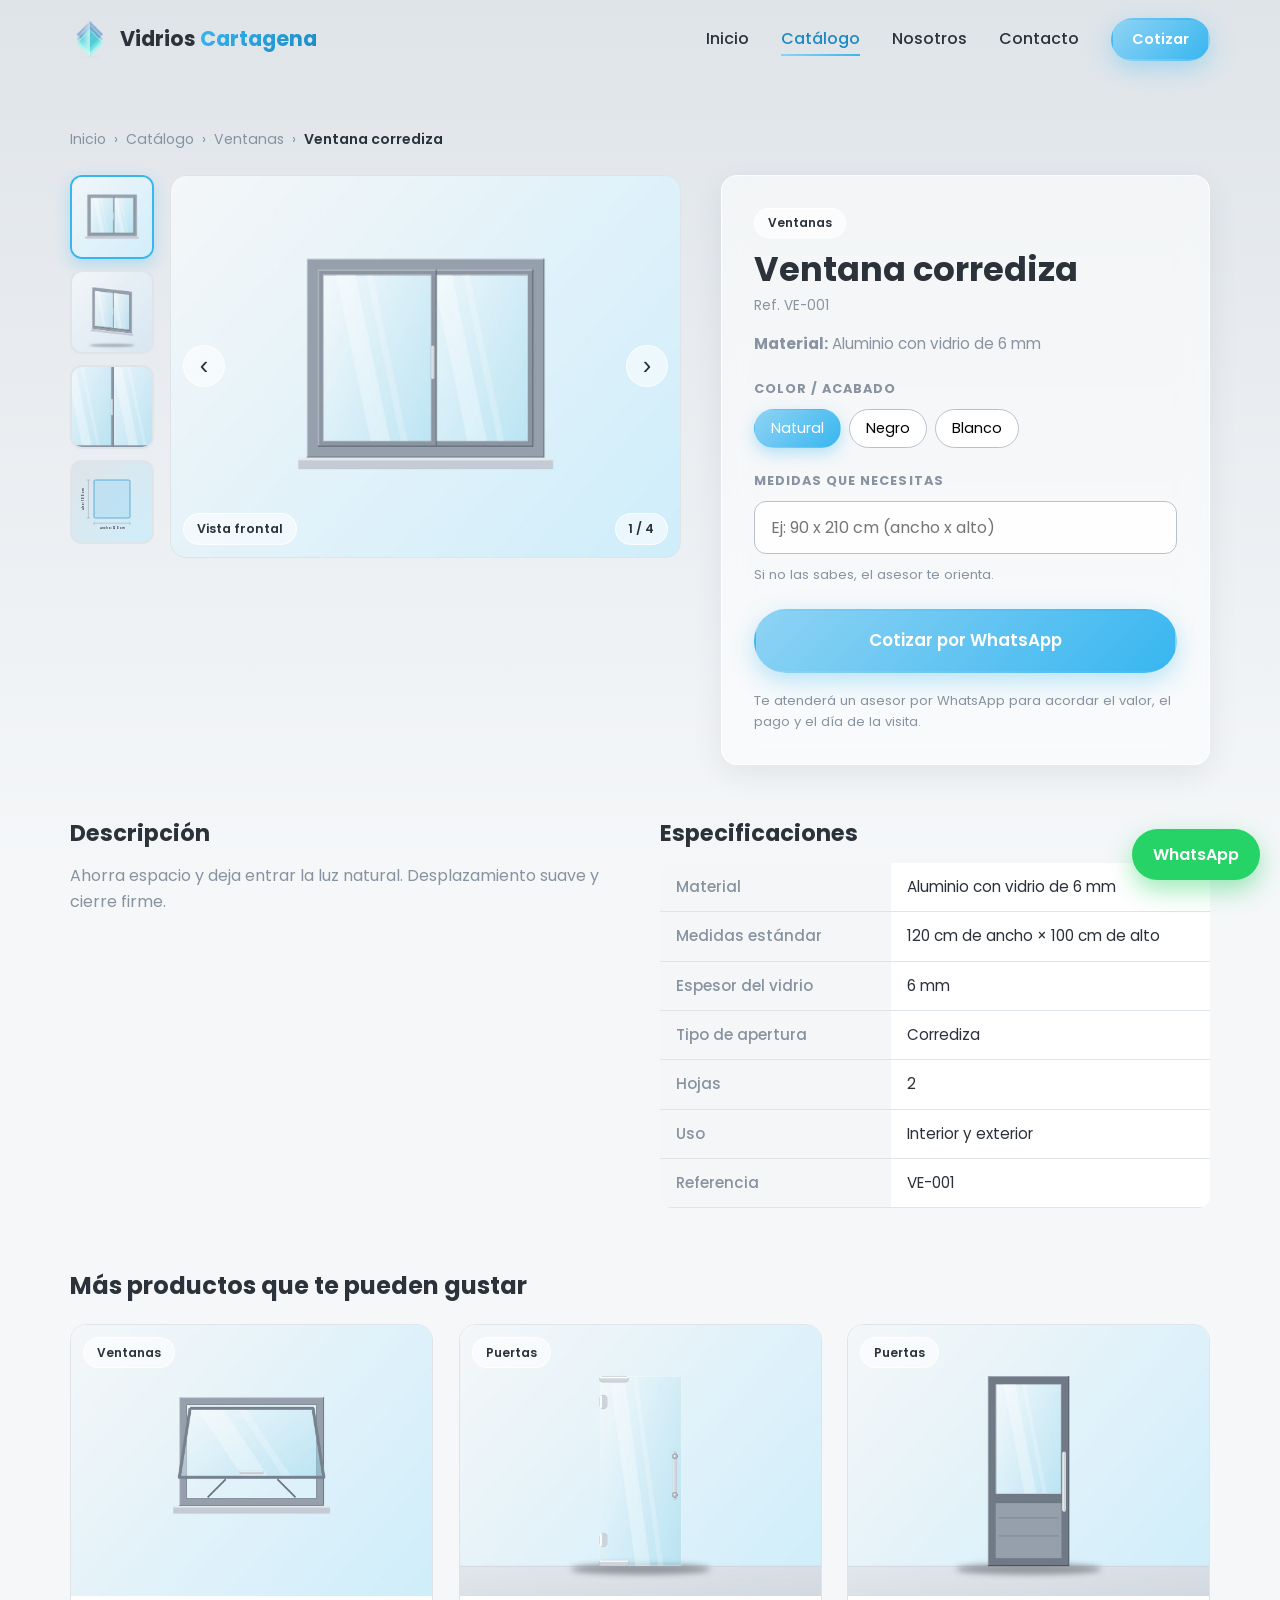
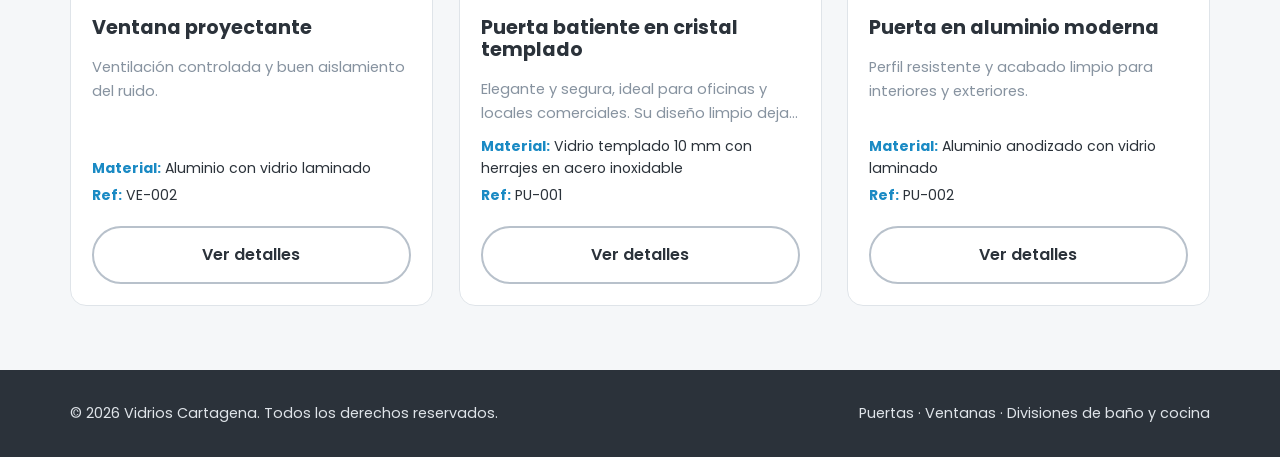
<file: p/VE-001.html>
<!DOCTYPE html>
<html lang="es">
<head>
  <meta charset="UTF-8">
  <meta name="viewport" content="width=device-width, initial-scale=1.0">
  <title>Ventana corrediza | Vidrios Cartagena</title>
  <meta name="description" content="Aluminio con vidrio de 6 mm &#183; Medidas: 120 cm x 100 cm &#183; Ref. VE-001">
  <link rel="canonical" href="https://TU-PROYECTO.pages.dev/p/VE-001.html">
  <link rel="icon" type="image/png" href="../assets/img/logo/favicon.png">

  <meta property="og:type" content="website">
  <meta property="og:site_name" content="Vidrios Cartagena">
  <meta property="og:locale" content="es_CO">
  <meta property="og:title" content="Ventana corrediza | Vidrios Cartagena">
  <meta property="og:description" content="Aluminio con vidrio de 6 mm &#183; Medidas: 120 cm x 100 cm &#183; Ref. VE-001">
  <meta property="og:url" content="https://TU-PROYECTO.pages.dev/p/VE-001.html">
  <meta property="og:image" content="https://TU-PROYECTO.pages.dev/assets/img/productos/ve-001-frente.jpg">
  <meta property="og:image:alt" content="Ventana corrediza">
  <meta name="twitter:card" content="summary_large_image">

  <script>location.replace("../producto.html?id=VE-001");</script>
</head>
<body>
  <p>Abriendo el producto… <a href="../producto.html?id=VE-001">Ver Ventana corrediza</a></p>
</body>
</html>
</file>
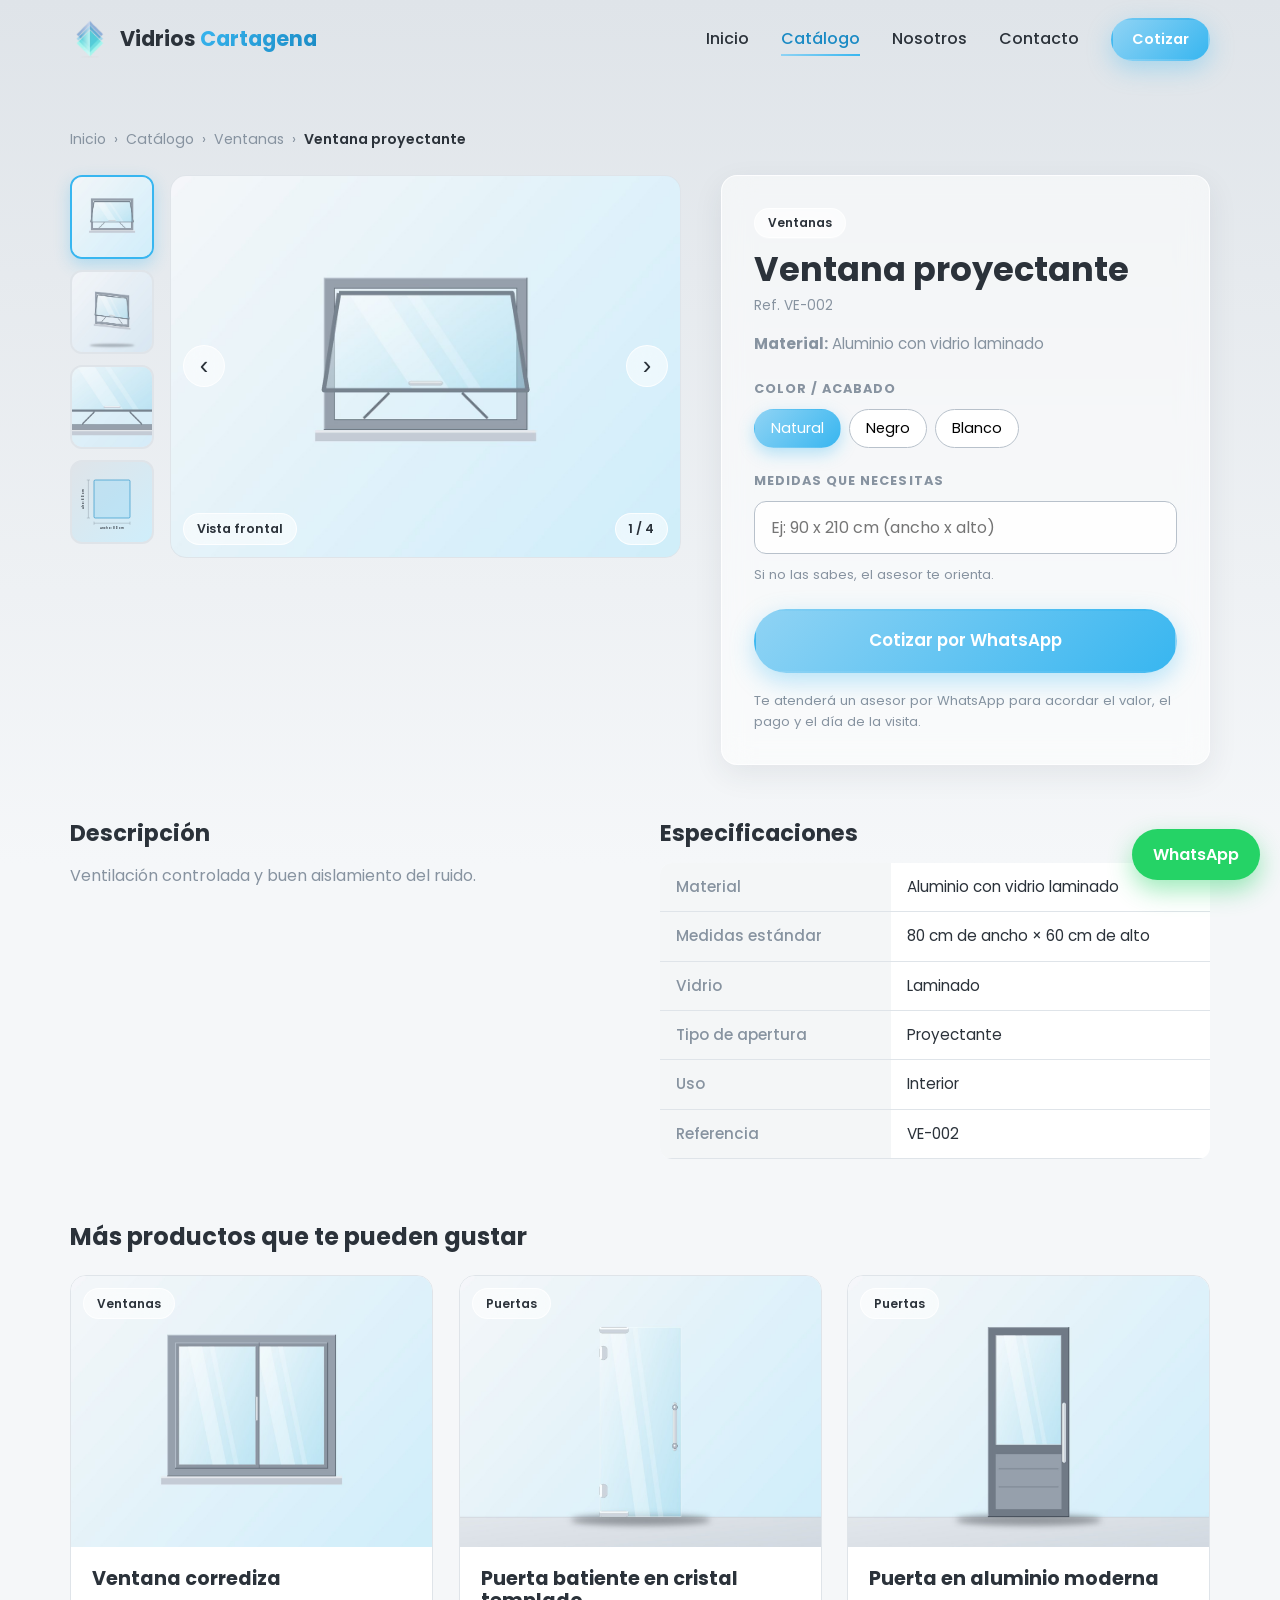
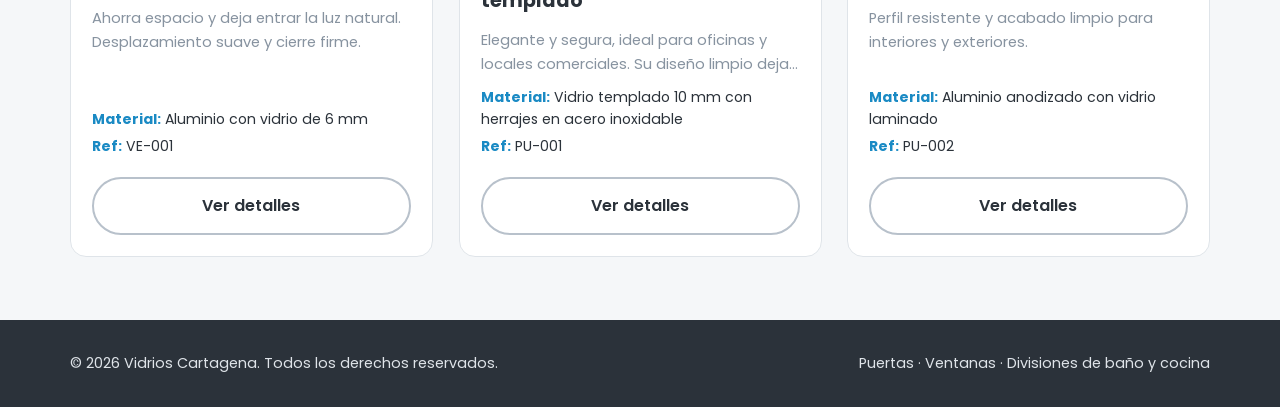
<file: p/VE-002.html>
<!DOCTYPE html>
<html lang="es">
<head>
  <meta charset="UTF-8">
  <meta name="viewport" content="width=device-width, initial-scale=1.0">
  <title>Ventana proyectante | Vidrios Cartagena</title>
  <meta name="description" content="Aluminio con vidrio laminado &#183; Medidas: 80 cm x 60 cm &#183; Ref. VE-002">
  <link rel="canonical" href="https://TU-PROYECTO.pages.dev/p/VE-002.html">
  <link rel="icon" type="image/png" href="../assets/img/logo/favicon.png">

  <meta property="og:type" content="website">
  <meta property="og:site_name" content="Vidrios Cartagena">
  <meta property="og:locale" content="es_CO">
  <meta property="og:title" content="Ventana proyectante | Vidrios Cartagena">
  <meta property="og:description" content="Aluminio con vidrio laminado &#183; Medidas: 80 cm x 60 cm &#183; Ref. VE-002">
  <meta property="og:url" content="https://TU-PROYECTO.pages.dev/p/VE-002.html">
  <meta property="og:image" content="https://TU-PROYECTO.pages.dev/assets/img/productos/ve-002-frente.jpg">
  <meta property="og:image:alt" content="Ventana proyectante">
  <meta name="twitter:card" content="summary_large_image">

  <script>location.replace("../producto.html?id=VE-002");</script>
</head>
<body>
  <p>Abriendo el producto… <a href="../producto.html?id=VE-002">Ver Ventana proyectante</a></p>
</body>
</html>
</file>
<file: assets/css/main.css>
﻿@import "base/variables.css";
@import "base/reset.css";
@import "base/typography.css";
@import "components/navbar.css";
@import "components/buttons.css";
@import "components/cards.css";
@import "components/hero.css";
@import "components/gallery.css";
@import "components/footer.css";
@import "components/catalog.css";
@import "components/product.css";
@import "animations.css";
@import "responsive.css";
</file>
